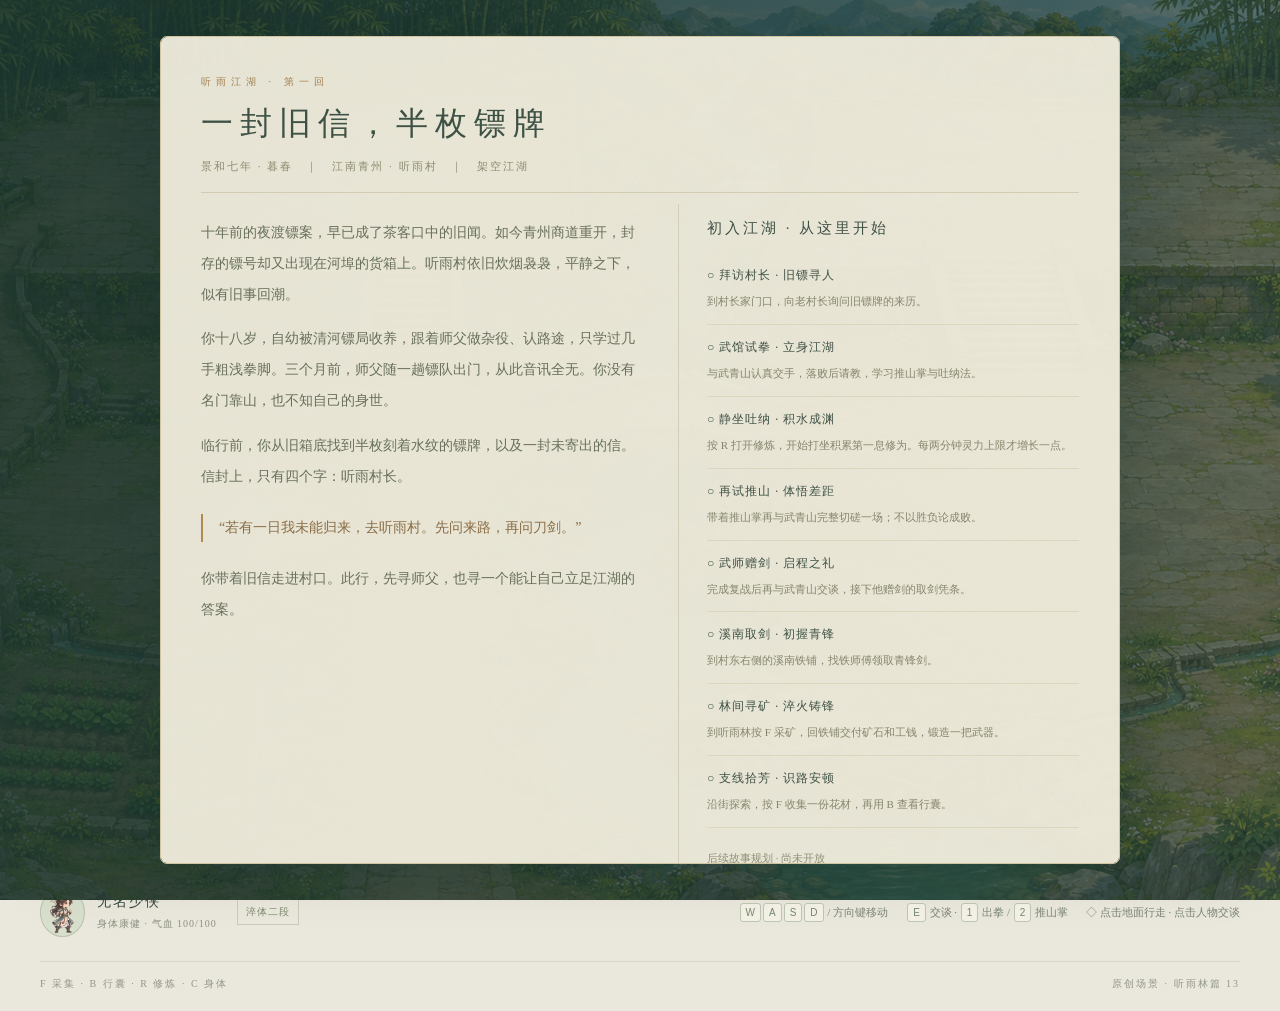
<file: index.html>
<!doctype html>
<html lang="zh-CN">
<head>
  <meta charset="UTF-8">
  <meta name="viewport" content="width=device-width, initial-scale=1.0">
  <meta name="theme-color" content="#eae5d8">
  <title>听雨江湖 · 初入听雨村</title>
  <link rel="stylesheet" href="style.css?v=3a0aa2c23633">
  <link rel="stylesheet" href="battle.css?v=35f61060bdd1">
  <link rel="stylesheet" href="map-ui.css?v=7aeaa9b37c58">
  <link rel="stylesheet" href="inventory.css?v=2447b55187ff">
  <link rel="stylesheet" href="health.css?v=ee617abf4096">
  <link rel="stylesheet" href="smithy.css?v=929451462991">
  <link rel="stylesheet" href="cultivation.css?v=65242c907f69">
  <link rel="stylesheet" href="story.css?v=f303fef5de98">
</head>
<body>
  <main class="shell">
    <header class="masthead">
      <a class="brand" href="./" aria-label="听雨江湖首页"><span class="seal">听<br>雨</span><div><h1>听雨江湖</h1><p>A LITTLE WORLD OF WUXIA</p></div></a>
      <div class="chapter"><span>江湖手记 · 第一回</span><strong>一蓑烟雨，初入江湖。</strong></div>
      <div class="header-actions"><button id="story-toggle" class="story-toggle" type="button">江湖手记</button><button id="sound-toggle" class="quiet-button" type="button" aria-pressed="false">♫ <span>开启山水声</span></button></div>
    </header>
    <section class="game-frame" aria-label="听雨村探索场景">
      <canvas id="game" width="1280" height="800" tabindex="0" aria-label="用方向键或 WASD 移动，靠近人物后按 E 对话，也可点击地图移动和点击人物对话"></canvas>
      <div class="map-heading"><strong id="map-name">听雨村</strong><span>·</span><small id="area-name">南埠村口</small></div>
      <button class="quest" id="quest" type="button" title="自动前往村长家拜访老村长"><span id="quest-check">○</span><span id="quest-text">拜访老村长</span><span aria-hidden="true">↗</span></button>
      <button id="interaction" class="interaction" type="button" hidden><kbd>E</kbd> 与老村长交谈</button>
      <div id="loading" class="loading">正在铺开江湖画卷…</div>
      <button id="gather-prompt" class="gather-prompt" type="button" hidden><kbd>F</kbd><span id="gather-label">收集</span></button>
      <div class="map-bottom"><div class="map-buttons"><button id="bag-toggle" class="bag-button" type="button">行囊 <span id="bag-count">0</span> · B</button><button id="cultivation-toggle" class="map-action" type="button">修为 · R</button><button id="find-trainer" class="map-action" type="button">⚔ 寻访武师</button><button id="outskirts-toggle" class="map-action" type="button">南行 · 听雨林</button><button id="find-doctor" class="map-action" type="button" hidden>寻访顾大夫</button><button id="health-toggle" class="map-action" type="button">身体 · C</button><button id="reset" class="map-action" type="button">↺ 回到村口</button></div></div>
      <div id="dialogue" class="dialogue" hidden role="dialog" aria-modal="true" aria-labelledby="speaker-name">
        <div class="portrait-wrap"><img src="assets/q/village-chief.png" alt="老村长，银发白须，拄着木杖，神情亲切"><div class="npc-information"><span id="npc-identity">老村长 · 村长</span><span id="npc-realm">淬体二段</span></div></div>
        <div class="dialogue-content"><div class="speaker-row"><h3 id="speaker-name">老村长</h3><button id="close-dialogue" aria-label="关闭对话" type="button">×</button></div><p id="dialogue-text"></p><div id="choices" class="choices"></div><button id="dialogue-next" type="button">继续 <span>↵</span></button></div>
      </div>
      <section id="battle" class="battle" hidden aria-label="演武场回合制切磋">
        <header class="battle-heading"><div><small id="battle-location">听雨武馆 · 演武院</small><h2>以武会友</h2></div><div class="round-badge">第 <strong id="battle-round">一</strong> 回合<span id="battle-phase">你的回合</span></div><button id="battle-yield" type="button">认输离场 ↗</button></header>
        <div class="combatants">
          <div class="fighter-card hero-card"><div class="fighter-title"><span>你</span><strong id="battle-hero-name">无名少侠</strong><small id="hero-realm">淬体二段</small></div><div class="stat"><span>气血</span><div id="hero-hp-meter" class="meter hp" role="progressbar" aria-label="少侠气血" aria-valuemin="0" aria-valuemax="100"><i id="hero-hp-bar"></i></div><b id="hero-hp">100 / 100</b></div><div class="stat"><span>灵力</span><div id="hero-mp-meter" class="meter mp" role="progressbar" aria-label="少侠灵力" aria-valuemin="0" aria-valuemax="20"><i id="hero-mp-bar"></i></div><b id="hero-mp">20 / 20</b></div></div>
          <span class="versus">切 磋</span>
          <div class="fighter-card enemy-card"><div class="fighter-title"><span>友</span><strong>武青山</strong><small id="enemy-realm">通脉五段</small></div><div class="stat"><span>气血</span><div id="enemy-hp-meter" class="meter hp" role="progressbar" aria-label="武青山气血" aria-valuemin="0" aria-valuemax="360"><i id="enemy-hp-bar"></i></div><b id="enemy-hp">360 / 360</b></div><div class="stat"><span>灵力</span><div id="enemy-mp-meter" class="meter mp" role="progressbar" aria-label="武青山灵力" aria-valuemin="0" aria-valuemax="150"><i id="enemy-mp-bar"></i></div><b id="enemy-mp">150 / 150</b></div></div>
        </div>
        <div class="battle-stage" id="battle-stage">
          <canvas id="battle-canvas" aria-label="双方出招、受击和灵力特效的动态战斗画面"></canvas>
          <div id="battle-callout" class="battle-callout">拳脚见真章，点到即止。</div>
          <div class="skill-title" aria-hidden="true"><small>听雨武学</small><strong>推山掌</strong><span>掌风如岳 · 劲贯山河</span></div><span class="stage-caption" id="stage-caption">武馆切磋 · 点到即止</span>
        </div>
        <div class="battle-dock"><div class="battle-toolbar"><span class="q-mode-tag">国风Q版 · 以武会友</span><a href="effects.html" target="_blank" rel="noopener">招式观赏 ↗</a><a href="characters.html" target="_blank" rel="noopener">人物图鉴 ↗</a></div><div class="battle-log"><small>战况 · <span id="turn-hint">请选择行动</span></small><ol id="combat-log" aria-live="polite" aria-relevant="additions"></ol></div><div class="battle-actions"><button id="attack-button" class="attack-button" type="button"><span id="attack-icon" class="action-icon">拳</span><span><strong id="attack-label">普通攻击</strong><small id="attack-hint">徒手出拳 · 不耗灵力</small></span><kbd>1</kbd></button><button id="skill-button" class="skill-button" type="button" disabled title="尚未习得技能，先与武师交手后请教。"><span class="action-icon">术</span><span><strong id="skill-name">技能攻击</strong><small id="skill-hint">尚未习得 · 暂不可用</small></span><span id="skill-key" class="locked-mark">锁</span></button></div><p id="battle-tip" class="battle-tip">双方每整回合结束恢复灵力，推山掌消耗 8 灵力。</p></div>
        <div id="battle-result" class="battle-result" hidden role="dialog" aria-modal="true" aria-labelledby="result-title"><div class="result-paper"><small>点到即止 · 以武会友</small><h3 id="result-title">切磋获胜</h3><p id="result-message"></p><div class="result-actions"><button id="battle-again" type="button">再切磋一次</button><button id="battle-return" type="button">返回听雨村 ↗</button></div></div></div>
      </section>
    </section>
    <footer class="below-map"><div class="character-chip"><img src="assets/q/hero-idle.png" alt="Q版无名少侠"><div><strong id="map-hero-name">无名少侠</strong><span id="hero-condition-short">身体康健</span></div><span id="map-hero-realm" class="level">淬体二段</span></div><div class="controls"><span><kbd>W</kbd><kbd>A</kbd><kbd>S</kbd><kbd>D</kbd> / 方向键移动</span><span><kbd>E</kbd> 交谈 · <kbd>1</kbd> 出拳 / <kbd>2</kbd> 推山掌</span><span class="mouse-hint">◇ 点击地面行走 · 点击人物交谈</span></div></footer>
    <div class="page-note"><span>F 采集 · B 行囊 · R 修炼 · C 身体</span><span>原创场景 · 听雨林篇 13</span></div>
    <div id="announcement" role="status" aria-live="polite"></div>
  </main>
  <section id="story-opening" class="story-overlay" role="dialog" aria-modal="true" aria-labelledby="story-title"><div class="story-paper"><span class="story-kicker">听雨江湖 · 第一回</span><h2 id="story-title">一封旧信，半枚镖牌</h2><p class="story-time">景和七年 · 暮春　｜　江南青州 · 听雨村　｜　架空江湖</p><div class="story-columns"><div class="story-copy"><p>十年前的夜渡镖案，早已成了茶客口中的旧闻。如今青州商道重开，封存的镖号却又出现在河埠的货箱上。听雨村依旧炊烟袅袅，平静之下，似有旧事回潮。</p><p>你十八岁，自幼被清河镖局收养，跟着师父做杂役、认路途，只学过几手粗浅拳脚。三个月前，师父随一趟镖队出门，从此音讯全无。你没有名门靠山，也不知自己的身世。</p><p>临行前，你从旧箱底找到半枚刻着水纹的镖牌，以及一封未寄出的信。信封上，只有四个字：听雨村长。</p><blockquote>“若有一日我未能归来，去听雨村。先问来路，再问刀剑。”</blockquote><p>你带着旧信走进村口。此行，先寻师父，也寻一个能让自己立足江湖的答案。</p></div><div class="story-plan"><h3>初入江湖 · 从这里开始</h3><ol id="story-goals"></ol><p class="story-future">后续故事规划 · 尚未开放<br>到杏花酒肆追访夜渡旧闻 → 请铁匠辨认镖牌水纹 → 沿商道寻找失踪镖队。选择如何待人、是否守诺，也将成为江湖成长的一部分。</p></div></div><button id="story-enter" class="story-enter" type="button" disabled>踏入听雨村 ↗</button></div></section>
  <div id="inventory" class="bag-overlay" hidden role="dialog" aria-modal="true" aria-labelledby="bag-title"><section class="bag-paper"><header class="bag-header"><div><small>江南拾芳 · 随身收藏</small><h2 id="bag-title">少侠行囊</h2></div><button type="button" class="bag-close" id="bag-close" aria-label="关闭背包">×</button></header><div class="bag-wallet"><span>金币 <strong id="bag-gold">50</strong></span><small id="bag-equipped">当前装备 · 徒手</small></div><nav class="bag-tabs" aria-label="行囊分页"><button id="bag-items-tab" type="button" aria-pressed="true">物品材料</button><button id="bag-books-tab" type="button" aria-pressed="false">功法典籍</button></nav><p id="bag-summary" class="bag-summary"></p><div id="bag-items" class="bag-content"><div id="bag-grid" class="bag-grid" aria-label="背包物品"></div><div class="bag-detail"><div id="bag-detail"></div><div id="discard-menu" class="discard-menu" hidden><p id="discard-name"></p><small>每次丢弃 1 件，丢弃后无法恢复。</small><button id="discard-confirm" type="button">F 确认丢弃</button><button id="discard-cancel" type="button">取消</button></div><p id="bag-feedback" role="status" aria-live="polite"></p></div></div><section id="bag-books" class="bag-books" hidden><p id="manual-empty" class="manual-empty">书架尚空。向武青山学习后，传授的内功与掌谱会收录于此。</p><div id="manual-grid" class="manual-grid"></div><article id="book-reader" class="book-reader" hidden><button id="book-back" type="button">← 返回书架</button><header><small id="book-source"></small><h3 id="book-title"></h3><span>完整功法原文 · 原创江湖典籍</span></header><div id="book-text" class="book-text"></div><section class="book-explanation"><h4>修习与施展说明</h4><p id="book-explanation"></p><button id="book-use" type="button">设为当前修炼功法</button></section></article></section><p id="bag-item-hint" class="bag-hint">靠近花草后按 F 收集 · 右键物品后按 F 丢弃 1 件 · Esc 取消 / B 关闭<br><span id="bag-save"></span></p></section></div>
  <section id="cultivation" class="cultivation-overlay" hidden role="dialog" aria-modal="true" aria-labelledby="cultivation-title"><div class="cultivation-paper">
    <header><div><small>听雨江湖 · 功法修炼</small><h2 id="cultivation-title">静坐修心</h2></div><button id="cultivation-close" type="button" aria-label="关闭修炼">×</button></header>
    <div class="cultivation-layout"><div class="meditation-scene"><span class="meditation-inscription">守一息清宁 · 养方寸天地</span><div class="meditation-ground"></div><div class="qi-orbit orbit-one"></div><div class="qi-orbit orbit-two"></div><div class="qi-particles" aria-hidden="true"><i style="--i:0"></i><i style="--i:1"></i><i style="--i:2"></i><i style="--i:3"></i><i style="--i:4"></i><i style="--i:5"></i><i style="--i:6"></i><i style="--i:7"></i></div><img id="meditation-hero" src="assets/q/hero-meditation.png" alt="青衣少侠闭目盘腿，两手置于膝上，静坐修炼"><p id="meditation-status" role="status">心息归宁</p></div>
    <div class="cultivation-details"><p class="cultivation-attributes"><strong id="cultivation-realm">淬体二段</strong><br><span id="cultivation-stats"></span></p>
    <label class="method-label" for="cultivation-method">当前修炼功法</label><select id="cultivation-method" aria-label="当前修炼功法"></select><p id="cultivation-method-note"></p>
    <div class="cultivation-progress-row"><span>本境灵力</span><span id="cultivation-progress"></span></div><div class="meter"><i id="cultivation-bar"></i></div>
    <p id="cultivation-next"></p><div class="meter practice-meter"><i id="practice-bar"></i></div>
    <section id="breakthrough-card" class="breakthrough-card"><small>境界突破</small><strong id="breakthrough-name"></strong><p id="breakthrough-status"></p><p id="breakthrough-description"></p><button id="breakthrough-button" type="button" disabled>突破任务待开放</button></section>
    <section id="title-section" class="title-section" hidden><label for="master-title">你的江湖封号</label><div><input id="master-title" maxlength="12" placeholder="如：听雨"><button id="title-save" type="button">定下封号</button></div><p id="title-feedback" role="status"></p></section>
    <p id="cultivation-skill"></p><button id="meditate-toggle" type="button">开始打坐</button><p id="cultivation-save"></p></div></div>
    <p class="cultivation-rule">六境各分十段 · 灵力达到大境界上限时须先完成突破任务。关闭或切到后台即收功，不计算离线修炼。已学功法与招式可在行囊的“功法典籍”中阅读全文。</p>
  </div></section>
  <section id="smithy" class="smithy-overlay" hidden role="dialog" aria-modal="true" aria-labelledby="smithy-title"><div class="smithy-paper"><header class="smithy-header"><div><small>听雨村 · 溪南铁铺</small><h2 id="smithy-title">炉火初红，一剑启程</h2></div><div class="smithy-wallet">金币 <strong id="smithy-gold">50</strong></div><button id="smithy-close" type="button" aria-label="离开铁铺">×</button></header>
    <div class="smithy-welcome"><div class="smithy-portrait"><img src="assets/q/blacksmith.png" alt="铁师傅，束布巾、着皮围裙，手持铁锤的国风Q版铁匠"><strong>铁师傅 · 铁匠</strong><span id="smithy-realm">淬体六段</span></div><div><p id="smithy-greeting"></p><button id="smithy-claim" type="button">凭条领取青锋剑 · 免费</button><p id="smithy-materials"></p><button id="smithy-mine" type="button">南行听雨林采矿 ↗</button></div><div class="smithy-furnace" aria-hidden="true">火</div></div>
    <div id="forge-order" class="forge-order" hidden><p id="forge-order-text"></p><button id="forge-confirm" type="button">确认交付</button><button id="forge-cancel" type="button">取消</button></div><p id="smithy-feedback" class="smithy-feedback" role="status" aria-live="polite"></p>
    <section><h3>现货兵器 <small>金币购买 · 获得后在行囊装备</small></h3><div id="smithy-goods" class="smithy-goods"></div></section><section><h3>矿石锻造 <small>交付矿石与工钱 · 每次打造一把</small></h3><div id="smithy-recipes" class="smithy-recipes"></div></section><section class="smithy-sell"><h3>余矿回收 <small>出售多余矿石，换取盘缠</small></h3><div id="smithy-sell"></div></section></div></section>
  <section id="doctor" class="care-overlay" hidden role="dialog" aria-modal="true" aria-labelledby="doctor-title"><div class="care-paper"><header><div><small>听雨林 · 青竹深处</small><h2 id="doctor-title">杏竹医馆</h2></div><span class="care-gold">金币 <strong id="doctor-gold"></strong></span><button id="doctor-close" type="button" aria-label="离开医馆">×</button></header><div class="doctor-welcome"><div><img src="assets/q/doctor.png" alt="顾大夫，青衣布帽、手持药囊与竹简的医生"><strong>顾大夫 · 医生</strong><span id="doctor-realm"></span></div><div><p>气血可在战后调息恢复，中毒、骨折或腹痛需对症诊治。先看伤病，再议用药。</p><p id="doctor-condition"></p><button id="doctor-treat" type="button">治疗并调养</button></div></div><p id="doctor-feedback" class="care-feedback" role="status" aria-live="polite"></p><h3>常备药品 <small>按症用药 · 买入后在行囊使用</small></h3><div id="doctor-goods" class="doctor-goods"></div><h3>收购药草</h3><div id="doctor-herbs" class="doctor-herbs"></div></div></section>
  <section id="health" class="care-overlay" hidden role="dialog" aria-modal="true" aria-labelledby="health-title">
    <div class="care-paper health-paper"><header><div><small>少侠档案 · 身体状况</small><h2 id="health-title">观身知己</h2></div><button id="health-close" type="button" aria-label="关闭身体状况">×</button></header>
      <div class="health-summary"><div><h3 id="health-name"></h3><p id="health-realm"></p></div><strong id="health-status"></strong></div>
      <div class="body-examination"><div class="body-chart"><span class="body-caption">身体部位 · 正面</span><canvas id="body-diagram" width="270" height="440" role="img" aria-label="身体部位示意图"></canvas><p><i></i>红色部位表示持续性伤病</p></div><div class="symptom-panel"><h3>当前症状 <small id="symptom-count"></small></h3><div id="health-symptoms" class="health-symptoms"></div><p id="health-description"></p></div></div>
      <div class="health-vitals"><div class="health-stat"><span>气血</span><b id="health-hp"></b><div class="meter hp"><i id="health-hp-bar"></i></div></div><div class="health-stat"><span>灵力</span><b id="health-mp"></b><div class="meter mp"><i id="health-mp-bar"></i></div></div></div><p id="health-info"></p>
      <label for="hero-name-input">名字 <small>1—10 字</small></label><div class="hero-name-editor"><input id="hero-name-input" maxlength="10" autocomplete="off"><button id="hero-name-save" type="button">保存名字</button></div><p id="health-feedback" class="care-feedback" role="status" aria-live="polite"></p>
    </div>
  </section>
  <script src="manuals.js?v=c6a54bf7ae6a"></script>
  <script src="forge.js?v=a3310ad9b8e9"></script>
  <script src="smithy.js?v=b089a1d1e9bb"></script>
  <script src="martial.js?v=89e9388e4f31"></script>
  <script src="cultivation.js?v=1d406b2e1b43"></script>
  <script src="combat-rules.js?v=07da2da6cfec"></script>
  
  <script src="battle-moves.js?v=f0684ef89407"></script>
  <script src="sprite-data.js?v=fbec480159ad"></script>
  <script src="sprites.js?v=fce576843c1c"></script>
  <script src="weapon-art.js?v=522aec77b25c"></script>
  <script src="weapon-sprites.js?v=679f98658df9"></script>
  <script src="hero-run.js?v=68e877566130"></script>
  <script src="battle-fx.js?v=576c2b19f755"></script>
  <script src="battle-scenes.js?v=ff601210da5a"></script>
  <script src="battle.js?v=4935facb1174"></script>
  <script src="village-map.js?v=96ec6fc556aa"></script>
  <script src="navigation.js?v=652f51b593dc"></script>
  <script src="forest-map.js?v=f754035d1617"></script>
  <script src="forest-resources.js?v=ac426d5c708b"></script>
  <script src="health.js?v=93075035de91"></script>
  <script src="gathering.js?v=d74dd4d7166d"></script>
  <script src="inventory.js?v=693659c439c8"></script>
  <script src="story.js?v=06ce43c95999"></script>
  <script src="story-view.js?v=bc3894be0da5"></script>
  <script src="game.js?v=fd81f8fa9e7f"></script>
</body>
</html>
</file>
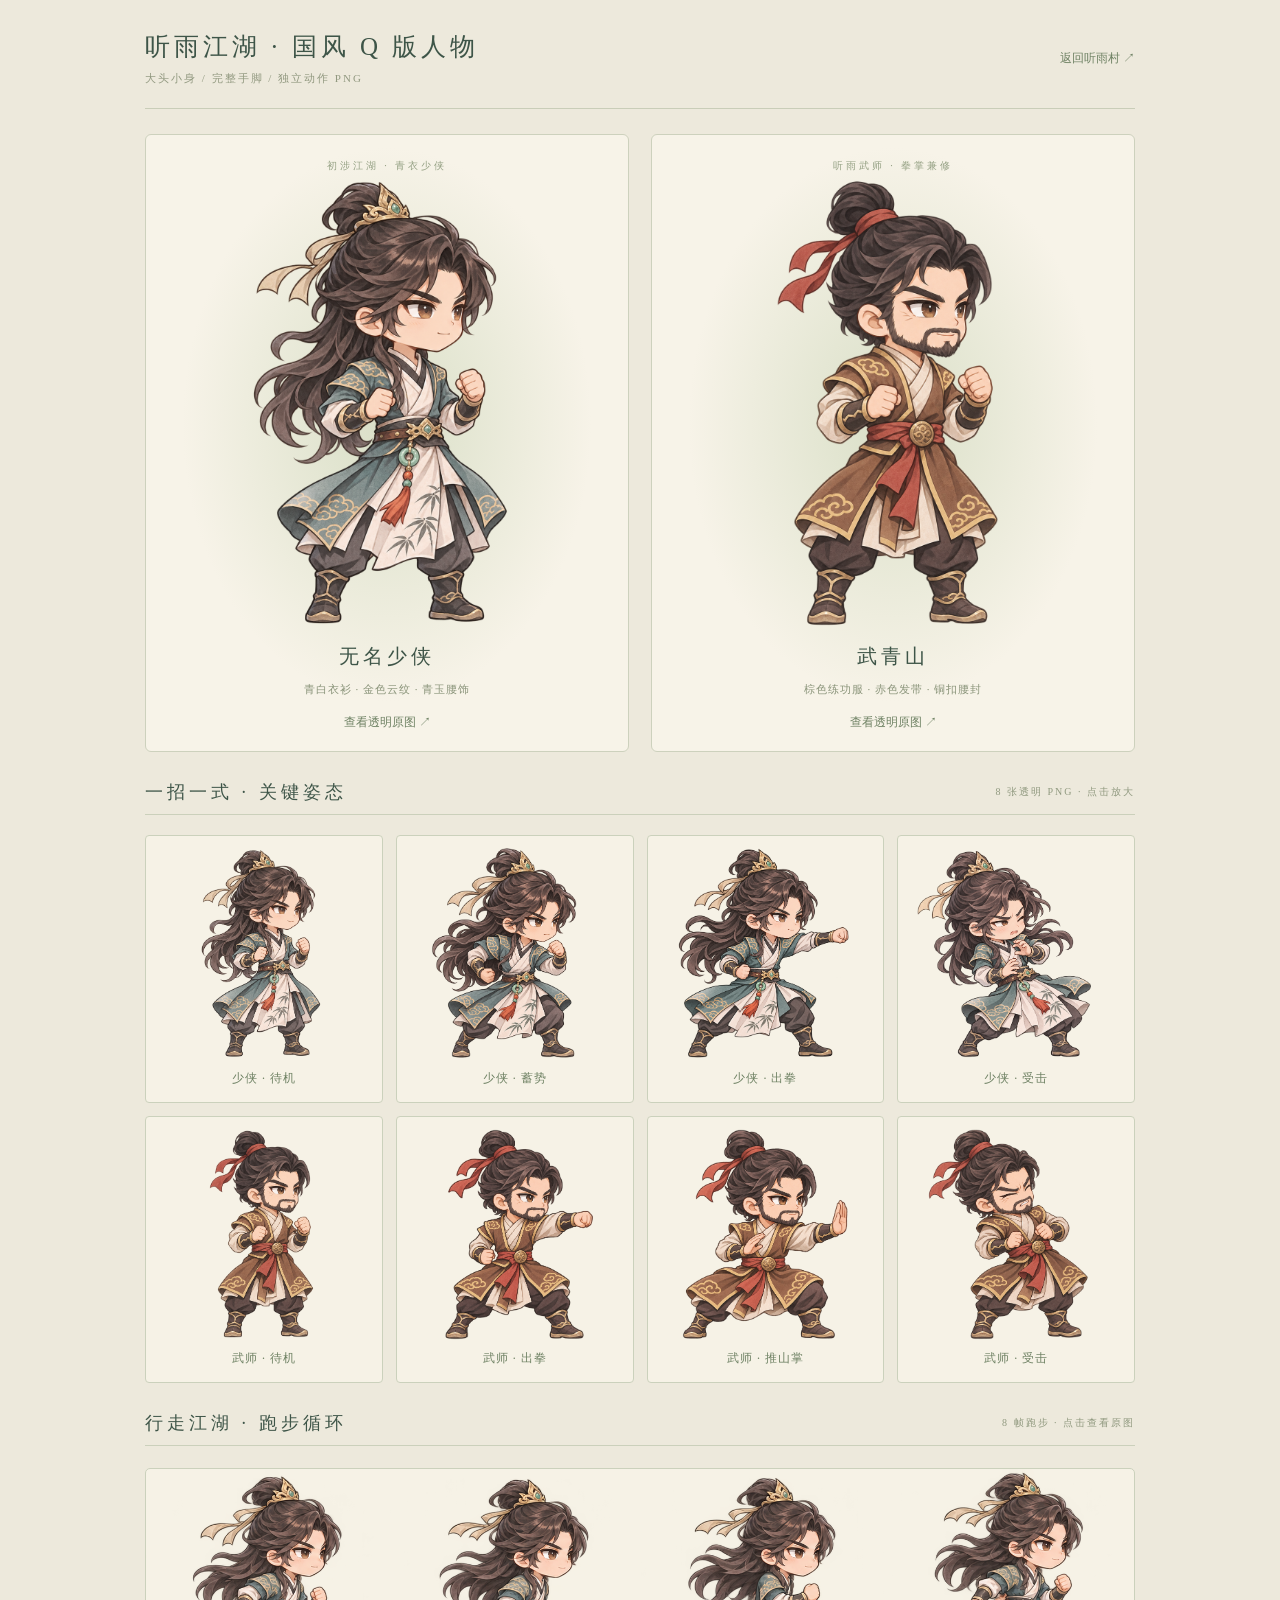
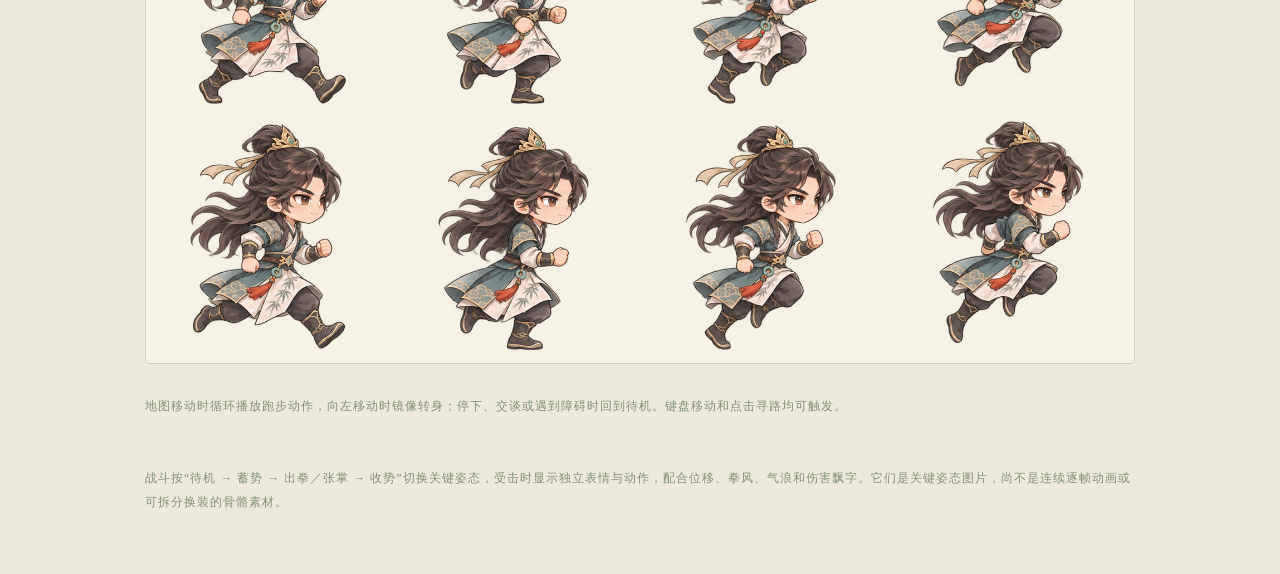
<file: characters.html>
<!doctype html>
<html lang="zh-CN"><head><meta charset="UTF-8"><meta name="viewport" content="width=device-width,initial-scale=1"><title>听雨江湖 · 国风 Q 版人物</title><style>
*{box-sizing:border-box}body{margin:0;background:#ede9dc;color:#3e5548;font-family:'Songti SC',serif}main{max-width:1050px;padding:30px;margin:auto}header{display:flex;justify-content:space-between;align-items:center;gap:15px;border-bottom:1px solid #c9cdb8;padding-bottom:22px}h1{font-size:25px;font-weight:500;letter-spacing:4px;margin:0 0 8px}header p{color:#929980;font-size:11px;letter-spacing:2px;margin:0}a{color:#6f8264;font-size:12px;text-decoration:none}.portraits{display:grid;grid-template-columns:1fr 1fr;gap:22px;margin-top:25px}article{background:radial-gradient(ellipse at 50% 47%,#d9dfc7,transparent 60%),#f7f3e8;border:1px solid #cdd1bd;border-radius:6px;text-align:center;overflow:hidden;padding:20px 10px}article>small{font-size:10px;letter-spacing:3px;color:#94a083}img{display:block;width:100%;height:auto;max-height:640px;object-fit:contain;margin:0 auto}h2{font-size:20px;letter-spacing:4px;font-weight:500;margin:8px 0 10px}article p{font-size:11px;letter-spacing:1px;color:#8a947a;line-height:1.8;margin:0 0 12px}.note{font-size:12px;color:#829072;line-height:2;letter-spacing:1px;padding:18px 0}.note a{text-decoration:underline}@media(max-width:600px){main{padding:20px 12px}.portraits{gap:10px}article{padding:16px 0}h1{font-size:19px}h2{font-size:16px}header p{font-size:9px;letter-spacing:1px}article p{font-size:9px;padding:0 6px}article>small{font-size:9px;letter-spacing:1px}header>a{font-size:10px;white-space:nowrap}.note{font-size:10px}}
.section-title{display:flex;justify-content:space-between;align-items:center;margin-top:28px;border-bottom:1px solid #cbd0bb;padding-bottom:10px}.section-title h2{font-size:18px;margin:0}.section-title span{font-size:10px;color:#90997f;letter-spacing:2px}.pose-grid{display:grid;grid-template-columns:repeat(4,1fr);gap:13px;margin-top:20px}.pose{padding:10px;background:#f6f2e6;border:1px solid #cbd1bc;border-radius:4px;text-align:center}.pose img{display:block;width:100%;aspect-ratio:1;object-fit:contain}.pose span{display:block;padding:8px 0 5px;font-size:12px;letter-spacing:1px}.pose:hover{background:#e6ebd9}article img{aspect-ratio:1;max-height:510px}a:focus-visible{outline:2px solid #83996f;outline-offset:3px}@media(max-width:600px){.pose-grid{grid-template-columns:repeat(2,1fr);gap:10px}.section-title h2{font-size:15px}.section-title span{font-size:8px;letter-spacing:0}.pose span{font-size:10px}}
.run-sheet{display:block;width:100%;height:auto;max-height:none;margin:22px 0 0;border:1px solid #cbd1bc;border-radius:5px;background:#f6f2e6}
</style></head><body><main><header><div><h1>听雨江湖 · 国风 Q 版人物</h1><p>大头小身 / 完整手脚 / 独立动作 PNG</p></div><a href="index.html">返回听雨村 ↗</a></header><div class="portraits"><article><small>初涉江湖 · 青衣少侠</small><img src="assets/q/hero-idle.png" alt="Q版无名少侠完整立绘，双拳和双脚完整可见"><h2>无名少侠</h2><p>青白衣衫 · 金色云纹 · 青玉腰饰</p><a href="assets/q/hero-idle.png" target="_blank" rel="noopener">查看透明原图 ↗</a></article><article><small>听雨武师 · 拳掌兼修</small><img src="assets/q/trainer-idle.png" alt="Q版武师武青山完整立绘，棕衣短须双拳防守"><h2>武青山</h2><p>棕色练功服 · 赤色发带 · 铜扣腰封</p><a href="assets/q/trainer-idle.png" target="_blank" rel="noopener">查看透明原图 ↗</a></article></div><div class="section-title"><h2>一招一式 · 关键姿态</h2><span>8 张透明 PNG · 点击放大</span></div><div class="pose-grid"><a class="pose" href="assets/q/hero-idle.png" target="_blank" rel="noopener"><img src="assets/q/hero-idle.png" alt="少侠 · 待机完整动作图"><span>少侠 · 待机</span></a>
<a class="pose" href="assets/q/hero-windup.png" target="_blank" rel="noopener"><img src="assets/q/hero-windup.png" alt="少侠 · 蓄势完整动作图"><span>少侠 · 蓄势</span></a>
<a class="pose" href="assets/q/hero-attack.png" target="_blank" rel="noopener"><img src="assets/q/hero-attack.png" alt="少侠 · 出拳完整动作图"><span>少侠 · 出拳</span></a>
<a class="pose" href="assets/q/hero-hit.png" target="_blank" rel="noopener"><img src="assets/q/hero-hit.png" alt="少侠 · 受击完整动作图"><span>少侠 · 受击</span></a>
<a class="pose" href="assets/q/trainer-idle.png" target="_blank" rel="noopener"><img src="assets/q/trainer-idle.png" alt="武师 · 待机完整动作图"><span>武师 · 待机</span></a>
<a class="pose" href="assets/q/trainer-punch.png" target="_blank" rel="noopener"><img src="assets/q/trainer-punch.png" alt="武师 · 出拳完整动作图"><span>武师 · 出拳</span></a>
<a class="pose" href="assets/q/trainer-palm.png" target="_blank" rel="noopener"><img src="assets/q/trainer-palm.png" alt="武师 · 推山掌完整动作图"><span>武师 · 推山掌</span></a>
<a class="pose" href="assets/q/trainer-hit.png" target="_blank" rel="noopener"><img src="assets/q/trainer-hit.png" alt="武师 · 受击完整动作图"><span>武师 · 受击</span></a></div><div class="section-title"><h2>行走江湖 · 跑步循环</h2><span>8 帧跑步 · 点击查看原图</span></div><a href="assets/q/hero-run-sheet.png" target="_blank" rel="noopener"><img class="run-sheet" src="assets/q/hero-run-sheet.png" alt="无名少侠的八帧跑步动作，双腿交替迈步、手臂摆动，衣摆与长发向后飘动"></a><p class="note">地图移动时循环播放跑步动作，向左移动时镜像转身；停下、交谈或遇到障碍时回到待机。键盘移动和点击寻路均可触发。</p><p class="note">战斗按“待机 → 蓄势 → 出拳／张掌 → 收势”切换关键姿态，受击时显示独立表情与动作，配合位移、拳风、气浪和伤害飘字。它们是关键姿态图片，尚不是连续逐帧动画或可拆分换装的骨骼素材。</p></main></body></html>
</file>
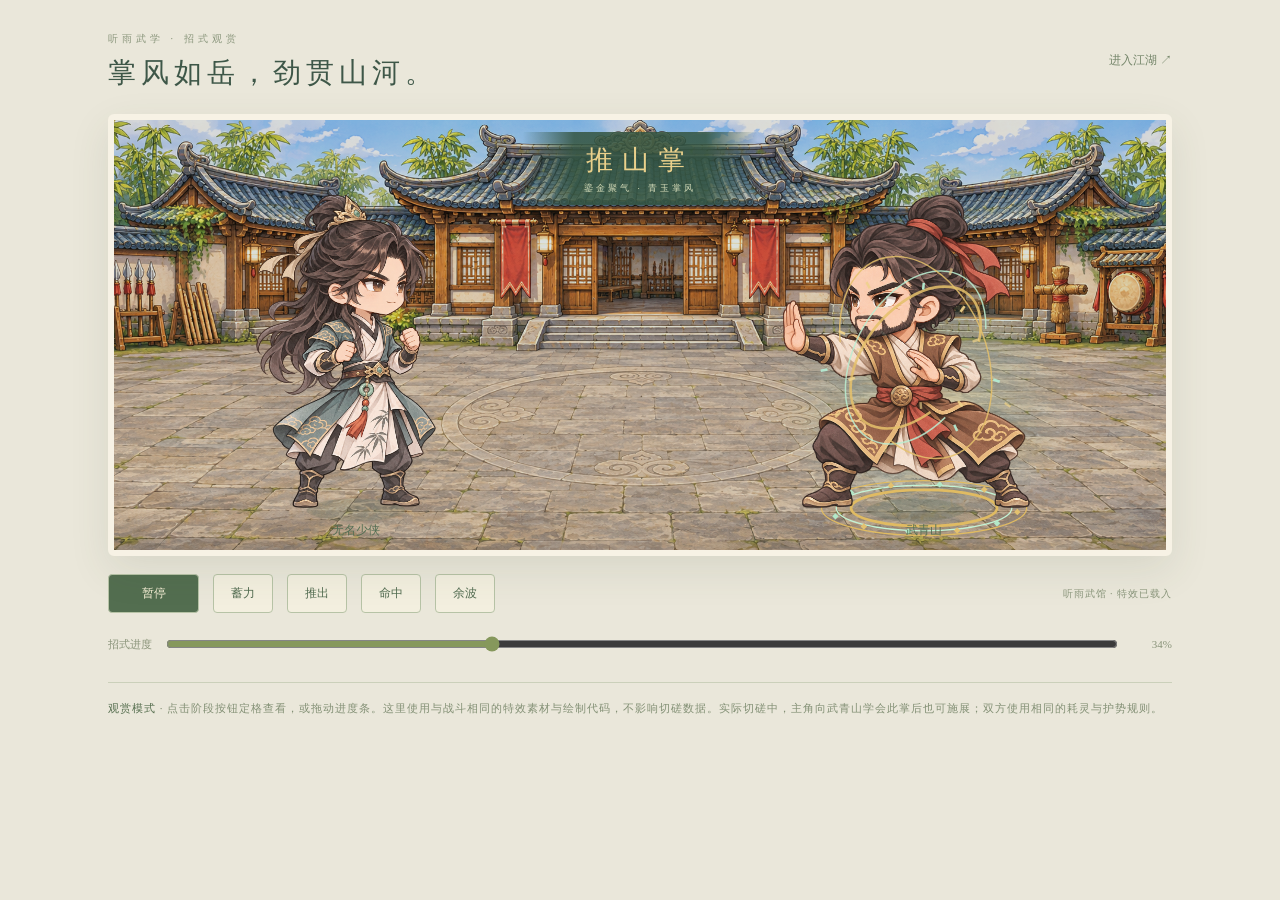
<file: effects.html>
<!doctype html>
<html lang="zh-CN"><head><meta charset="UTF-8"><meta name="viewport" content="width=device-width,initial-scale=1"><title>听雨江湖 · 推山掌招式观赏</title><style>
*{box-sizing:border-box}body{margin:0;background:#eae7da;color:#3e5748;font-family:'Songti SC',serif}main{max-width:1120px;margin:auto;padding:28px}header{display:flex;justify-content:space-between;align-items:center;gap:20px;padding-bottom:22px}header small{font-size:10px;letter-spacing:4px;color:#8b977d}h1{font-size:28px;letter-spacing:5px;font-weight:500;margin:8px 0 0}a{color:#75866a;text-decoration:none;font-size:12px}.frame{border:6px solid #f7f2e5;border-radius:6px;box-shadow:0 14px 40px #4451391c;background:#d0d6bb;overflow:hidden;position:relative}canvas{display:block;width:100%;height:430px;min-height:340px}.ribbon{position:absolute;left:50%;top:12px;transform:translateX(-50%);background:linear-gradient(90deg,transparent,#345542dd 22%,#345542dd 78%,transparent);min-width:235px;text-align:center;color:#ead08b;padding:10px 25px;pointer-events:none}.ribbon strong{font-size:27px;letter-spacing:9px;font-weight:500}.ribbon span{display:block;font-size:9px;letter-spacing:3px;color:#d2d9b7;margin-top:4px}.controls{display:flex;align-items:center;gap:14px;padding:18px 0 13px;flex-wrap:wrap}button{font:12px 'Songti SC',serif;color:#526c51;background:#f3efdf;border:1px solid #b7c3a6;border-radius:4px;padding:10px 17px;cursor:pointer}button:hover{background:#e1e8ce}button:focus-visible,a:focus-visible,input:focus-visible{outline:2px solid #b39147;outline-offset:4px}button:disabled{opacity:.5;cursor:wait}#play-toggle{background:#536e50;color:#f7f0d6;min-width:91px}button[aria-pressed=true]{border-color:#a78943;background:#e6dbb8}.timeline{display:flex;gap:12px;align-items:center;font-size:11px;color:#8a947a;padding:8px 0 17px}input{flex:1;min-width:80px;accent-color:#86985c}output{width:40px;text-align:right}.note{padding-top:15px;border-top:1px solid #cbd0ba;font-size:11px;line-height:1.9;letter-spacing:1px;color:#839075}.note strong{font-weight:500;color:#546d4d}#status{font-size:10px;color:#8d987e;letter-spacing:1px;margin-left:auto}@media(max-width:650px){main{padding:18px 10px}header{gap:10px}h1{font-size:23px;letter-spacing:3px}header a{font-size:10px}canvas{height:390px}.frame{border-width:4px}.controls{gap:7px}button{padding:9px 12px;font-size:11px}#status{width:100%;margin:5px 0 0}.note{font-size:10px}.ribbon strong{font-size:24px}.ribbon{min-width:210px;padding:7px 20px}}
</style></head><body><main><header><div><small>听雨武学 · 招式观赏</small><h1>掌风如岳，劲贯山河。</h1></div><a href="index.html">进入江湖 ↗</a></header><section class="frame" aria-label="推山掌技能特效预览"><canvas id="fx-canvas" aria-label="聚气、掌风、命中碎光和受击震波"></canvas><div class="ribbon"><strong>推山掌</strong><span>鎏金聚气 · 青玉掌风</span></div></section><div class="controls"><button id="play-toggle" disabled type="button">暂停</button><button class="phase" data-p="24" disabled type="button">蓄力</button><button class="phase" data-p="54" disabled type="button">推出</button><button class="phase" data-p="69" disabled type="button">命中</button><button class="phase" data-p="86" disabled type="button">余波</button><span id="status" role="status">正在载入特效…</span></div><label class="timeline">招式进度<input id="progress" type="range" min="0" max="100" value="0" aria-label="招式播放进度"><output id="progress-value">0%</output></label><p class="note"><strong>观赏模式</strong> · 点击阶段按钮定格查看，或拖动进度条。这里使用与战斗相同的特效素材与绘制代码，不影响切磋数据。实际切磋中，主角向武青山学会此掌后也可施展；双方使用相同的耗灵与护势规则。</p></main><script src="sprite-data.js?v=fbec480159ad"></script><script src="sprites.js?v=fce576843c1c"></script><script src="battle-moves.js?v=f0684ef89407"></script><script src="battle-fx.js?v=576c2b19f755"></script><script src="battle-scenes.js?v=ff601210da5a"></script><script src="effects-preview.js?v=8e55fe2dbfae"></script></body></html>
</file>
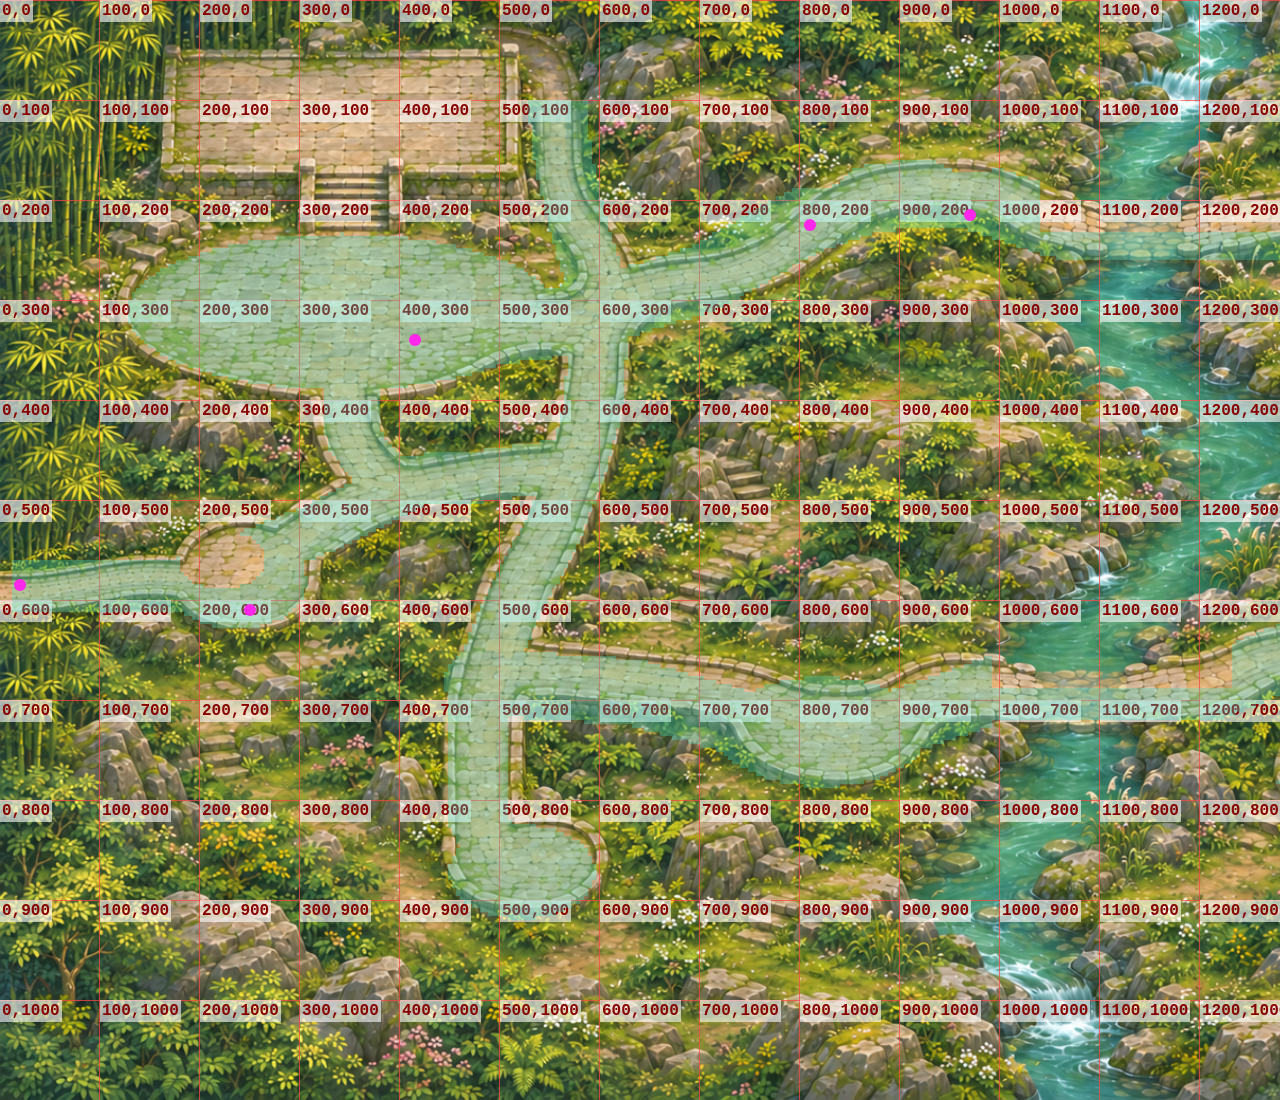
<file: docs/map-design/inspect.html>
<!doctype html><meta charset="utf-8"><title>听雨林 · 地形校对</title><style>body{margin:0;background:#eee}main{position:relative;width:1600px;height:1100px}img{position:absolute;width:1600px;height:1100px}.grid{position:absolute;inset:0;background:repeating-linear-gradient(0deg,transparent 0 99px,#f44b 99px 100px),repeating-linear-gradient(90deg,transparent 0 99px,#f44b 99px 100px)}span{position:absolute;background:#fff9;color:#800;font:bold 16px monospace;padding:2px}</style><main><img src="../../assets/maps/forest-v4.png"><div class="grid"></div><script>for(let y=0;y<1100;y+=100)for(let x=0;x<1600;x+=100){let s=document.createElement('span');s.style.left=x+'px';s.style.top=y+'px';s.textContent=x+','+y;document.querySelector('main').append(s)}</script></main>
<style>canvas{position:absolute;inset:0;pointer-events:none}</style><script src="../../navigation.js"></script><script src="../../forest-map.js"></script><script>const c=document.createElement('canvas');c.width=1600;c.height=1100;document.querySelector('main').append(c);const p=c.getContext('2d');p.fillStyle='#40dfc84c';for(let y=0;y<1100;y+=4)for(let x=0;x<1600;x+=4)if(ForestMap.walkable(x,y))p.fillRect(x,y,4,4);p.fillStyle='#ff26ec';for(const n of [...ForestMap.mines.map(n=>n.approach),ForestMap.doctor.talk,...ForestMap.exits]){p.beginPath();p.arc(n.x,n.y,6,0,7);p.fill();}</script>
</file>
<file: style.css>
:root{color-scheme:light;--ink:#35483f;--muted:#7b8273;--paper:#f2eee3;--line:#d4d6c8;--accent:#647c68}
*{box-sizing:border-box}body{margin:0;background:#eae7dc;color:var(--ink);font-family:"Songti SC","STSong","Noto Serif CJK SC",serif;background-image:radial-gradient(ellipse at 5% 0%,#f9f5e9 0,transparent 60%)}button,a,canvas{-webkit-tap-highlight-color:transparent}button{font:inherit;cursor:pointer}button:focus-visible,a:focus-visible{outline:2px solid #a96c43;outline-offset:4px}button{color:inherit}button:hover{filter:brightness(.92)}.shell{max-width:1360px;margin:auto;padding:30px 40px 20px}.masthead{display:flex;align-items:center;justify-content:space-between;margin-bottom:26px;gap:25px}.brand{display:flex;gap:14px;align-items:center;text-decoration:none;color:inherit}.seal{background:#a45139;color:#fff4d7;display:grid;place-content:center;width:39px;height:55px;font-size:19px;line-height:23px;border-radius:3px 2px 5px 2px;box-shadow:inset 0 0 0 3px #b56a4d,inset 0 0 0 4px #ddb08c;transform:rotate(-3deg)}h1{font-size:29px;letter-spacing:6px;font-weight:600;margin:0 0 5px}.brand p{margin:0;font:8px/1.5 sans-serif;letter-spacing:2.9px;color:#8b9181}.chapter{text-align:center;padding-right:60px}.chapter span{display:block;letter-spacing:4px;color:#899080;font-size:10px;margin-bottom:9px}.chapter strong{font-size:15px;letter-spacing:3px;font-weight:400}.quiet-button{border:1px solid #c7cebf;background:#f3f0e6a8;border-radius:30px;padding:10px 16px;display:flex;gap:9px;font-size:12px;white-space:nowrap}.quiet-button[aria-pressed=true]{background:#dce4d6}.game-frame{position:relative;border:7px solid #f6f3e9;border-radius:7px;box-shadow:0 18px 50px #46534218,0 0 0 1px #c9cdbd;overflow:hidden;background:#cad3b4;isolation:isolate}canvas{display:block;width:100%;height:auto;aspect-ratio:1.6;outline:none;touch-action:none;cursor:crosshair}.location{position:absolute;left:3.5%;top:5%;display:flex;gap:15px;pointer-events:none}.location-line{height:86px;width:2px;background:linear-gradient(#687e61,transparent)}.location small{font-size:11px;letter-spacing:4px;color:#6c8067}.location h2{font-size:36px;letter-spacing:8px;margin:9px 0 7px;font-weight:500}.location p{font-size:11px;letter-spacing:2px;color:#75876d;margin:0}.weather{position:absolute;right:3%;top:5%;display:flex;gap:10px;align-items:center;pointer-events:none}.sun{font:34px serif;color:#a48e55}.weather div{font-size:17px;letter-spacing:3px}.weather small{display:block;font-size:10px;letter-spacing:1px;margin-top:5px;color:#768168}.quest{position:absolute;top:22%;left:3.5%;display:flex;align-items:center;gap:10px;padding:12px 14px;background:#f8f5e3dc;border:1px solid #e8e8cd;box-shadow:0 5px 16px #50633b09;border-radius:3px;pointer-events:none}.quest-icon{font-size:21px;color:#9a8050;border-right:1px solid #c9cdb4;padding-right:12px}.quest small{font-size:10px;letter-spacing:3px;color:#8b9478}.quest p{font-size:12px;margin:5px 0 0}.quest #quest-check{margin-left:5px;color:#9b9f7c}.quest.done{background:#edf1dedf}.quest.done #quest-check{color:#54744e}.map-bottom{position:absolute;bottom:17px;left:24px;right:20px;display:flex;align-items:center;justify-content:space-between}.map-caption{font-size:10px;letter-spacing:3px;color:#536b4f;background:#f3f3dd9c;padding:7px 10px}.map-action{border:1px solid #b8c3a4;background:#f4f2e1dc;border-radius:4px;padding:8px 12px;font-size:11px}.interaction{position:absolute;left:50%;bottom:9%;transform:translateX(-50%);background:#314c3fe8;color:#f4f1d9;border:1px solid #94a187;border-radius:30px;padding:10px 18px;font-size:12px;pointer-events:none;white-space:nowrap;box-shadow:0 4px 15px #304c3c22}.interaction kbd{background:#eff1de;color:#435b42;margin-right:7px}.below-map{display:flex;justify-content:space-between;align-items:center;margin-top:21px;gap:16px}.character-chip{display:flex;align-items:center;gap:12px}.character-chip img{width:45px;height:49px;object-fit:contain;background:#d8dfcd;border-radius:50%;border:1px solid #b7c2ac}.character-chip strong{display:block;font-size:14px;letter-spacing:2px;font-weight:500}.character-chip div>span{font-size:10px;color:#8c9180;display:block;margin-top:6px;letter-spacing:1px}.level{font-size:10px;padding:5px 8px;border:1px solid #c9cdbb;color:#7c876d;letter-spacing:1px;margin-left:8px}.controls{display:flex;gap:18px;font-size:11px;color:#7b8573;align-items:center}.controls>span{white-space:nowrap}kbd{font:10px sans-serif;border:1px solid #bdc7b2;padding:3px 5px;margin:0 1px;border-radius:3px;display:inline-block;background:#f4f2e7;color:#76866c}.page-note{display:flex;justify-content:space-between;margin-top:24px;padding-top:15px;border-top:1px solid #d4d7c8;font-size:10px;letter-spacing:2px;color:#929887}.dialogue{position:absolute;left:3%;right:3%;bottom:5%;min-height:205px;display:flex;background:#f8f4e8f7;box-shadow:0 12px 50px #293e3040;border:1px solid #c2c7ac;border-radius:5px;backdrop-filter:blur(9px);z-index:5;padding:17px 24px 19px 15px;gap:22px}.portrait-wrap{width:122px;flex-shrink:0;text-align:center;border-right:1px solid #d9d9c7;padding-right:12px;background:radial-gradient(ellipse,#d9dfc6 0,transparent 68%)}.portrait-wrap img{width:105px;height:139px;object-fit:contain;filter:drop-shadow(0 3px 3px #43573e24)}.portrait-wrap span{font-size:10px;color:#8b9079;white-space:nowrap;display:block;letter-spacing:1px}.dialogue-content{flex:1;min-width:0;display:flex;flex-direction:column}.speaker-row{display:flex;align-items:center;justify-content:space-between}.speaker-row h3{font-size:20px;letter-spacing:4px;font-weight:500;margin:3px 0 9px}.speaker-row button{border:0;background:none;font:25px sans-serif;color:#90967e;padding:0 6px}.dialogue-content p{font-size:15px;line-height:1.9;letter-spacing:1px;min-height:57px;margin:1px 0 14px}.dialogue-content #dialogue-next{border:0;background:none;align-self:flex-end;font-size:12px;letter-spacing:2px;color:#6e7f60;margin-top:auto;padding:7px 0 0 20px}.dialogue-content #dialogue-next span{font-size:16px;margin-left:8px}.choices{display:flex;gap:10px;flex-wrap:wrap;margin-top:auto}.choices button{background:#e4e8d6;border:1px solid #bdc8aa;border-radius:3px;padding:9px 15px;font-size:12px;letter-spacing:1px}.loading{position:absolute;inset:0;display:grid;place-content:center;background:#e6e9d7;font-size:20px;letter-spacing:6px}#announcement{position:fixed;top:24px;left:50%;transform:translateX(-50%);font-size:13px;background:#334b3feF;color:#f7f0d9;padding:12px 24px;border-radius:5px;opacity:0;pointer-events:none;transition:opacity .2s;z-index:10}#announcement.visible{opacity:1}[hidden]{display:none!important}@media(min-width:1500px){.shell{padding-top:40px}}@media(max-width:1000px){.shell{padding:22px}.chapter{padding:0}.mouse-hint{display:none}.controls{gap:10px}.quest{top:25%;padding:8px 10px}.location h2{font-size:28px}.location p{display:none}}@media(max-width:650px){.shell{padding:15px 10px}.masthead{gap:10px;margin-bottom:16px}.brand{gap:9px}h1{font-size:22px;letter-spacing:3px}.seal{height:45px;width:32px;font-size:16px;line-height:19px}.brand p{font-size:6px;letter-spacing:1.5px}.chapter{display:none}.quiet-button{font-size:10px;padding:8px 10px}.game-frame{border-width:4px}canvas{height:68vh;min-height:430px;aspect-ratio:auto}.location h2{font-size:28px}.location small{font-size:9px}.weather{top:5%;right:4%}.weather div{font-size:14px}.weather .sun{font-size:28px}.quest{top:23%;gap:7px}.quest p{font-size:10px}.quest small{font-size:9px}.quest-icon{font-size:17px;padding-right:7px}.location-line{height:65px}.below-map{align-items:flex-start;margin-top:15px}.character-chip{gap:7px}.character-chip img{width:35px;height:40px}.character-chip strong{font-size:12px}.character-chip div>span{font-size:9px}.level{display:none}.controls{font-size:10px;flex-direction:column;align-items:flex-end;gap:8px}.controls>span:first-child{font-size:0}.controls>span:first-child kbd{display:none}.controls>span:first-child:after{content:'点击地面移动';font-size:10px}.controls>span:nth-child(2){font-size:0}.controls>span:nth-child(2) kbd{display:none}.controls>span:nth-child(2):after{content:'点击人物交谈';font-size:10px}.dialogue{gap:10px;padding:12px;left:2%;right:2%;bottom:7%;min-height:220px}.portrait-wrap{width:62px;padding-right:6px}.portrait-wrap img{width:58px;height:120px}.portrait-wrap span{font-size:8px;white-space:normal;line-height:1.8}.speaker-row h3{font-size:17px}.dialogue-content p{font-size:13px;line-height:1.8;letter-spacing:0}.choices button{padding:8px;font-size:11px}.page-note{font-size:8px;letter-spacing:1px}.map-bottom{left:12px;right:12px;bottom:12px}.map-caption{font-size:8px;padding:6px}.map-action{font-size:10px}.interaction{font-size:11px}}
/* Every NPC shares two explicit information rows under the portrait. */
.npc-information{display:grid;gap:5px;margin-top:6px}.portrait-wrap .npc-information span{display:block;font-size:10px;letter-spacing:0;line-height:1.5;white-space:nowrap}.portrait-wrap #npc-realm{color:#73866b;font-size:10px}@media(max-width:650px){.portrait-wrap{width:82px}.portrait-wrap .npc-information span{font-size:9px}.portrait-wrap #npc-realm{font-size:9px}}
</file>
<file: battle.css>
/* Layout uses four separate grid rows: heading / status / stage / actions.
   Fighters and all effects are clipped to the stage, never behind the HUD. */
.map-buttons{display:flex;gap:8px}
.game-frame.in-battle{height:760px;min-height:760px}
.in-battle> :not(#battle){visibility:hidden;pointer-events:none}
.battle{position:absolute;inset:0;z-index:8;overflow:hidden;background:#efebdd;color:#35483f;display:grid;grid-template-rows:auto auto minmax(280px,1fr) auto}
.battle-heading{display:flex;align-items:center;justify-content:space-between;gap:12px;padding:21px 4% 16px;background:linear-gradient(100deg,#f7f3e7,#e8e6d7)}
.battle-heading small{font-size:10px;letter-spacing:3px;color:#8a9079}
.battle-heading h2{margin:5px 0 0;font-size:24px;font-weight:500;letter-spacing:6px}
.round-badge{text-align:center;font-size:12px;letter-spacing:3px}
.round-badge strong{font-size:23px;font-weight:400;color:#967b4d}
.round-badge>span{display:block;font-size:10px;letter-spacing:2px;margin-top:5px;color:#6d8066}
.battle-heading>button{border:1px solid #bec5ad;border-radius:3px;background:#f5f1e2aa;padding:9px 11px;font-size:11px}
.combatants{display:flex;align-items:center;justify-content:space-between;gap:20px;padding:0 4% 16px;background:#efecdf;border-bottom:1px solid #c5cbb2;position:relative;z-index:1}
.fighter-card{width:41%;max-width:450px;border:1px solid #b8c3a6;background:#f8f5e9;padding:12px 15px;border-radius:4px;box-shadow:0 3px 13px #4c614309}
.enemy-card{background:#f4eddd;border-color:#c8bda1}
.fighter-title{display:flex;align-items:center;gap:8px;margin-bottom:10px}
.fighter-title>span{display:inline-grid;place-content:center;width:20px;height:20px;border:1px solid #9eaf8d;font-size:10px;background:#e1e8d0}
.enemy-card .fighter-title>span{background:#e7dcc2;border-color:#c4ad87}
.fighter-title strong{font-weight:500;letter-spacing:2px;font-size:16px}
.fighter-title small{font-size:10px;color:#8e947d;margin-left:auto;white-space:nowrap}
.stat{display:flex;align-items:center;gap:8px;margin-top:7px}
.stat>span{font-size:10px;color:#7f8972;white-space:nowrap}
.stat b{width:66px;text-align:right;font:11px/1.2 Georgia,serif;color:#64735e;white-space:nowrap}
.meter{height:7px;background:#d9dbc6;flex:1;min-width:16px;border-radius:5px;overflow:hidden;box-shadow:inset 0 1px 2px #4c63411b}
.meter i{display:block;width:100%;height:100%;border-radius:5px;transition:width .55s cubic-bezier(.16,.8,.25,1)}
.hp i{background:linear-gradient(90deg,#6a8b62,#a1b875)}.mp i{background:linear-gradient(90deg,#5c909b,#9bbdb3)}
.versus{font-size:15px;letter-spacing:6px;color:#87917a;white-space:nowrap}
.battle-stage{position:relative;min-height:280px;overflow:hidden;background:#c8ceb3;isolation:isolate}
.battle-stage>canvas{position:absolute;inset:0;width:100%;height:100%;cursor:default;aspect-ratio:auto;min-height:0}
.battle-callout{position:absolute;left:15%;right:15%;top:14px;text-align:center;font-size:12px;letter-spacing:3px;color:#5b7160;pointer-events:none;text-shadow:0 1px 5px #fff8e1}
.battle-callout:before,.battle-callout:after{content:'—';color:#a9af91;margin:0 12px}
.skill-title{position:absolute;left:50%;top:8px;min-width:190px;transform:translate(-50%,-5px);display:flex;align-items:center;flex-direction:column;gap:4px;padding:5px 22px;opacity:0;pointer-events:none;transition:opacity .18s,transform .18s;background:linear-gradient(90deg,transparent,#294f40d9 25%,#294f40d9 75%,transparent);color:#f2d58b}
.skill-title small{font-size:8px;letter-spacing:5px;color:#c1d6ad}.skill-title strong{font-size:25px;letter-spacing:8px;font-weight:500;line-height:1.1;text-shadow:0 1px 2px #20382d,0 0 12px #d6bc6666}.skill-title>span{font-size:8px;letter-spacing:2px;color:#d7d9b4}
.skill-active .skill-title{opacity:1;transform:translate(-50%,0)}.skill-active .battle-callout{opacity:0}
.stage-caption{position:absolute;bottom:9px;left:15px;font-size:9px;letter-spacing:3px;color:#7e8a70;pointer-events:none}
.battle-dock{padding:13px 4% 12px;background:#f2eee1;border-top:1px solid #c4c9b0;display:grid;grid-template-columns:1fr 1fr;column-gap:25px;row-gap:10px;align-items:center}
.battle-toolbar{grid-column:1/-1;display:flex;align-items:center;gap:18px;padding-bottom:10px;border-bottom:1px solid #d7d9c6;color:#818a73;font-size:10px}
.battle-toolbar .q-mode-tag{margin-right:auto;letter-spacing:2px;color:#66795e}.battle-toolbar a{font-size:11px;color:#748567;text-decoration:none;white-space:nowrap}.battle-toolbar a:hover{color:#a0773b}
.appearance-controls>span{letter-spacing:2px;color:#536e5c}.appearance-controls label{display:flex;align-items:center;gap:7px}
.appearance-controls select{font:11px 'Songti SC',serif;color:#566c59;border:1px solid #c4cbb5;border-radius:3px;background:#f8f5e9;padding:5px 23px 5px 8px;cursor:pointer}
.appearance-controls select:focus-visible{outline:2px solid #82977b;outline-offset:2px}
.battle-log{min-width:0}.battle-log>small{font-size:10px;letter-spacing:2px;color:#939881}.battle-log>small span{color:#748367}
.battle-log ol{list-style:none;padding:0;margin:9px 0 0;height:47px;overflow:auto;scrollbar-width:thin;scrollbar-color:#c1c8af transparent}
.battle-log li{font-size:11px;line-height:1.9;color:#6e7c62}.battle-log li:first-child{color:#3e5946}
.battle-actions{display:flex;gap:10px}.battle-actions>button{width:50%;display:flex;align-items:center;gap:10px;text-align:left;border-radius:4px;padding:12px 10px}
.attack-button{background:#e1e8d1;border:1px solid #92aa7e;color:#3d5c42;box-shadow:inset 0 1px #f2f5e7}
.battle-actions button strong{font-size:14px;font-weight:500;display:block;letter-spacing:2px;white-space:nowrap}
.battle-actions button small{display:block;font-size:9px;color:#7c8d6c;white-space:nowrap;margin-top:6px}
.action-icon{font-size:22px;padding-right:8px;border-right:1px solid #acba98;line-height:32px}
.battle-actions kbd,.locked-mark{margin-left:auto;font-size:10px}
.skill-button{background:#e4e4d7;border:1px solid #c8cbba;color:#939781}.skill-button .action-icon{border-color:#c7cbb8}.skill-button small{color:#999d8a!important}
.locked-mark{border:1px solid #c9ccbb;padding:4px;border-radius:3px;color:#a4a894}
.battle button:disabled{cursor:not-allowed;filter:saturate(.5);opacity:.62}
.battle-tip{grid-column:1/-1;font-size:10px;color:#899178;letter-spacing:.5px;margin:0;text-align:center}
.battle-result{position:absolute;inset:0;background:#34493c70;backdrop-filter:blur(4px);display:grid;place-items:center;padding:20px;z-index:10}
.result-paper{width:min(440px,100%);padding:33px;text-align:center;background:#f4eedc;border:1px solid #d1c49f;box-shadow:0 20px 70px #1d322e40;border-radius:5px}
.result-paper>small{font-size:10px;letter-spacing:4px;color:#9c987c}.result-paper h3{font-size:29px;font-weight:500;letter-spacing:5px;margin:21px 0;color:#617953}
.result-paper p{font-size:13px;line-height:2;letter-spacing:1px;color:#7c826b}.result-actions{display:flex;justify-content:center;gap:10px;margin-top:24px}
.result-actions button{border:1px solid #b6bfa2;background:#e5e8d2;padding:11px 14px;font-size:12px;border-radius:3px;white-space:nowrap}
.result-actions button:last-child{background:#627a5e;color:#f6f0d9;border-color:#627a5e}.is-hit{animation:card-hit .45s ease-out}
@keyframes card-hit{0%,45%{box-shadow:0 0 0 3px #bb62464a;background:#f4d4b8}100%{box-shadow:none}}
@media(max-width:1000px){
  .fighter-card{padding:10px;width:45%}.fighter-title strong{font-size:14px}.fighter-title small{display:none}.combatants{gap:8px}.versus{font-size:12px;letter-spacing:2px}
  .battle-dock{grid-template-columns:1fr;gap:10px}.battle-log{display:flex;align-items:flex-start;gap:10px}.battle-log>small{padding-top:3px;white-space:nowrap;line-height:1.8}.battle-log>small>span{display:block}.battle-log ol{height:40px;margin:0;flex:1}
  .battle-actions>button{justify-content:center;padding:10px 12px}.battle-actions button small{font-size:10px}.battle-actions kbd,.locked-mark{margin-left:10px}.battle-tip{font-size:9px;line-height:1.7}.battle-heading h2{font-size:22px}.stat{gap:5px}.stat b{width:58px}
}
@media(max-width:650px){
  .game-frame.in-battle{height:710px;min-height:710px}.battle{grid-template-rows:auto auto minmax(300px,1fr) auto}.battle-heading{padding:16px 4% 14px}.battle-heading small{font-size:8px;letter-spacing:2px}.battle-heading h2{font-size:20px;letter-spacing:4px}.battle-heading>button{font-size:9px;padding:7px}.round-badge{font-size:10px;letter-spacing:1px}.round-badge strong{font-size:19px}.round-badge>span{font-size:9px}
  .combatants{gap:8px;padding-bottom:14px}.fighter-card{padding:9px 7px;width:49%}.fighter-title{gap:5px;margin-bottom:9px}.fighter-title strong{font-size:12px;letter-spacing:1px}.fighter-title>span{width:17px;height:17px;font-size:9px}.versus{display:none}.stat{gap:4px;margin-top:7px}.stat>span{font-size:9px}.stat b{font-size:10px;width:56px}.meter{height:6px}
  .battle-callout{font-size:11px;letter-spacing:1px;left:5%;right:5%}.battle-dock{padding:10px 4% 12px;gap:8px}.appearance-controls{gap:10px;padding-bottom:8px;font-size:9px}.appearance-controls>span{letter-spacing:1px}.appearance-controls label{gap:4px}.appearance-controls select{font-size:10px;padding:5px}
  .battle-log li{font-size:10px;line-height:1.9}.battle-log>small{font-size:9px;letter-spacing:1px}.battle-actions{gap:8px}.battle-actions>button{padding:9px 7px;gap:8px}.battle-actions button strong{font-size:13px;letter-spacing:1px}.battle-actions button small{font-size:8px}.action-icon{font-size:21px;padding-right:7px}.battle-actions kbd{display:none}.locked-mark{margin-left:0;font-size:8px}.battle-tip{font-size:8px;letter-spacing:0;text-align:left}.result-paper{padding:25px 19px}.result-paper h3{font-size:25px;letter-spacing:3px}.result-paper p{font-size:12px}.result-actions button{font-size:11px}.map-buttons{gap:5px}
}

.portrait-link{margin-left:auto;text-decoration:none;color:#6b8167;font-size:10px;white-space:nowrap}.portrait-link:hover{color:#9b764f}@media(max-width:430px){.appearance-controls{flex-wrap:wrap;gap:7px}.portrait-link{margin-left:0;font-size:9px}.appearance-controls>span{display:none}}

.appearance-note{font-size:9px;color:#8c967e;letter-spacing:0!important}.appearance-controls{flex-wrap:wrap}@media(max-width:650px){.appearance-note{display:none}}
.skill-button.is-learned{background:#d8e6df;border-color:#85a89a;color:#375f53}.skill-button.is-learned small{color:#668778!important}.skill-button.is-learned .locked-mark{color:#527465;border-color:#a7bfb0}.skill-button.is-learned .action-icon{border-color:#a7bfb0}
@media(max-width:1000px){.fighter-title{flex-wrap:wrap;row-gap:5px}.fighter-title small{display:block;flex-basis:100%;margin-left:28px;font-size:10px;letter-spacing:1px}}@media(max-width:650px){.fighter-title small{margin-left:0;font-size:9px;letter-spacing:0}}
</file>
<file: map-ui.css>
/* The painted village is the focus; map controls stay compact at the edges. */
.map-heading{position:absolute;left:18px;top:16px;display:flex;align-items:center;gap:8px;padding:7px 11px;background:#f7f2e6dd;border:1px solid #faf7e8a3;border-radius:4px;color:#3d5141;box-shadow:0 2px 12px #293e2510;pointer-events:none;max-width:calc(100% - 36px)}
.map-heading strong{font-size:14px;font-weight:500;letter-spacing:3px;white-space:nowrap}.map-heading>span{color:#9a9a7c}.map-heading small{font-size:10px;letter-spacing:1px;white-space:nowrap;text-overflow:ellipsis;overflow:hidden;color:#78806a}
.quest{position:absolute;left:18px;top:59px;display:flex;align-items:center;gap:7px;width:auto;max-width:calc(100% - 36px);padding:6px 10px;border:1px solid #e9dfc7;background:#f7f1dfeb;border-radius:4px;box-shadow:0 2px 10px #273d2310;font-size:10px;line-height:1.2;letter-spacing:1px;pointer-events:auto;text-align:left;color:#716747}
.quest #quest-check{margin:0;color:#aa8953;font-size:10px}.quest #quest-text{white-space:nowrap;overflow:hidden;text-overflow:ellipsis}.quest>span:last-child{color:#9e8b5d;font-size:11px;margin-left:5px}.quest.done{background:#edf1e1eb;border-color:#dce4cc}.quest:hover{background:#fff7df}.quest:focus-visible{outline-offset:2px}
.map-bottom{left:auto;right:16px;bottom:16px}.map-action{font-size:10px;padding:8px 11px;border-color:#d4d0b9;background:#f6f1e2ed;box-shadow:0 2px 10px #33482d14;color:#535f45}.game-frame{border-width:5px}.game-frame:not(.in-battle){background:#7b9273}.loading{background:#eae7d8f2;color:#586a4e;letter-spacing:3px;font-size:15px}.interaction{bottom:7%;padding:8px 14px;font-size:11px}
@media(max-width:650px){.map-heading{left:10px;top:10px;padding:6px 9px;gap:6px;max-width:calc(100% - 20px)}.map-heading strong{font-size:12px;letter-spacing:2px}.map-heading small{font-size:9px;letter-spacing:0}.quest{left:10px;top:48px;font-size:9px;padding:6px 8px;max-width:calc(100% - 20px)}.map-bottom{left:auto;right:10px;bottom:10px}.map-buttons{gap:5px}.map-action{font-size:9px;padding:7px 8px}.game-frame{border-width:3px}}
</file>
<file: inventory.css>
.town-actions{display:flex;gap:6px}.bag-button{background:#f5efdbed;border:1px solid #c9b98f;border-radius:4px;padding:8px 12px;color:#665736;font-size:11px}
.bag-overlay{position:fixed;inset:0;background:#1c302b80;backdrop-filter:blur(4px);z-index:30;display:grid;place-items:center;padding:18px}.bag-paper{width:min(760px,100%);max-height:88vh;overflow:auto;background:#f2eddf;border:1px solid #b9b99a;border-radius:8px;box-shadow:0 22px 90px #152b2b55;padding:26px;color:#425344}.bag-header{display:flex;align-items:center;justify-content:space-between;border-bottom:1px solid #d0cbb6;padding-bottom:18px}.bag-header small{font-size:10px;letter-spacing:4px;color:#93856b}.bag-header h2{font-weight:500;font-size:25px;letter-spacing:6px;margin:7px 0 0}.bag-close{border:0;background:none;font-size:26px;color:#7f866f}.bag-summary{font-size:11px;color:#8b8b73;line-height:1.8}.bag-content{display:grid;grid-template-columns:1.5fr 1fr;gap:22px;margin-top:20px}.bag-grid{display:grid;grid-template-columns:repeat(3,1fr);gap:9px;align-content:start}.bag-slot{aspect-ratio:1;position:relative;display:flex;flex-direction:column;justify-content:center;align-items:center;border:1px solid #cfcab3;background:#e6e4d3;border-radius:5px;padding:4px;color:#5b684b}.bag-slot[aria-pressed=true]{border-color:#9c7e46;background:#f4e8cc;box-shadow:inset 0 0 0 1px #b49b64}.bag-slot img{width:72%;height:67%;object-fit:contain}.bag-slot span{font-size:10px}.bag-slot b{position:absolute;right:7px;top:5px;font-size:11px;color:#8c7045}.bag-slot.empty{opacity:.45;pointer-events:none}.bag-detail{border-left:1px solid #d2ceb9;padding-left:22px}.bag-detail img{display:block;width:150px;height:150px;object-fit:contain;max-width:100%;margin:auto}.bag-detail h3{font-size:19px;font-weight:500;letter-spacing:3px}.bag-detail p{font-size:12px;line-height:2;color:#7b8169}.bag-hint{font-size:10px;line-height:1.8;color:#92977e;margin:22px 0 0}.bag-empty{font-size:12px;line-height:2;color:#8a8e77}
@media(max-width:650px){.bag-paper{padding:18px}.bag-content{grid-template-columns:1.4fr 1fr;gap:12px}.bag-detail{padding-left:12px}.bag-detail img{height:100px}.bag-slot span{font-size:9px}.bag-detail p{font-size:11px}.bag-button{padding:7px 8px;font-size:10px}}

/* One compact style and one position for both mutually exclusive actions. */
.interaction,.gather-prompt{position:absolute;bottom:7%;left:50%;transform:translateX(-50%);display:flex;align-items:center;gap:0;max-width:calc(100% - 24px);border:1px solid #94a187;border-radius:30px;background:#314c3fe8;color:#f4f1d9;padding:8px 14px;font:11px "Songti SC",serif;white-space:nowrap;box-shadow:0 4px 15px #304c3c22;pointer-events:auto;z-index:3}.interaction kbd,.gather-prompt kbd{background:#eff1de;color:#435b42;margin-right:7px}.gather-prompt:disabled{opacity:.8;cursor:default}
.bag-tabs{display:flex;gap:6px;margin:17px 0 13px;border-bottom:1px solid #d2ccb6;padding-bottom:10px}.bag-tabs button{background:none;border:1px solid transparent;border-radius:4px;padding:8px 16px;font-size:12px;letter-spacing:2px;color:#889078}.bag-tabs button[aria-pressed=true]{background:#e1e7d3;border-color:#a8b795;color:#486244}.manual-grid{display:grid;grid-template-columns:repeat(auto-fill,minmax(140px,1fr));gap:24px;padding:14px 0 20px;min-height:250px}.manual-book{border:0;background:none;padding:0;display:flex;align-items:center;flex-direction:column;gap:13px}.manual-cover{height:205px;width:144px;max-width:100%;position:relative;display:flex;justify-content:center;align-items:center;border:1px solid #7c8e75;border-left:9px solid #435e50;border-radius:2px 5px 5px 2px;background:repeating-linear-gradient(0deg,#ffffff05 0px,#ffffff05 1px,transparent 1px,transparent 4px),#637f6d;box-shadow:3px 4px 0 #d8cdae,4px 5px 0 #bbaa87,8px 10px 16px #53654420}.manual-cover:before{content:'✧';position:absolute;top:15px;left:-10px;color:#eee2be;font-size:11px;line-height:3;text-shadow:0 35px #eee2be,0 70px #eee2be,0 105px #eee2be}.manual-cover strong{writing-mode:vertical-rl;font-size:22px;line-height:1.5;letter-spacing:5px;font-weight:500;background:#eee4c7;color:#4a5840;padding:13px 7px;border:1px solid #c0b386;box-shadow:0 0 0 3px #eee4c73b}.manual-cover small{position:absolute;bottom:10px;right:10px;font-size:9px;color:#e1dfc0;letter-spacing:3px}.manual-book.ochre .manual-cover{background-color:#92704e;border-color:#8d714b;border-left-color:#684c35}.manual-book.blue .manual-cover{background-color:#56818b;border-color:#567b88;border-left-color:#365663}.manual-book-note{font-size:10px;color:#849078;letter-spacing:1px}.manual-empty{font-size:13px;line-height:2.1;color:#8a8d76;margin:35px auto;max-width:350px;text-align:center}.book-reader{background:#f9f3e2;border:1px solid #d4c7a4;border-radius:3px;padding:22px 27px;box-shadow:inset 10px 0 #e5dbbf77}.book-reader>button{font-size:11px;border:0;background:none;color:#7c846b;padding:0 0 12px}.book-reader header{border-bottom:1px solid #d9cead;padding-bottom:20px;text-align:center}.book-reader header small{font-size:10px;letter-spacing:1px;color:#9b8d6b}.book-reader h3{font-size:29px;letter-spacing:6px;font-weight:500;margin:17px 0 12px}.book-reader header span{font-size:9px;letter-spacing:3px;color:#a59572}.book-text section{margin:24px 0}.book-reader h4{font-weight:500;font-size:13px;letter-spacing:3px;color:#637458;margin:0 0 10px}.book-text p{font-size:14px;line-height:2.3;letter-spacing:1px;color:#70775f;margin:0;text-indent:2em}.book-explanation{border-top:1px dashed #ccbc94;padding-top:20px}.book-explanation p{font-size:12px;line-height:2;color:#8c8064}.book-explanation button{padding:9px 13px;border:1px solid #a6b48c;border-radius:3px;color:#536a47;background:#e3e8d3;font-size:11px}.book-explanation button:disabled{opacity:.6;cursor:default}@media(max-width:650px){.manual-grid{grid-template-columns:repeat(2,minmax(0,1fr));gap:18px}.manual-cover{height:185px;width:125px}.manual-cover strong{font-size:20px;letter-spacing:4px}.book-reader{padding:17px}.book-reader h3{font-size:24px}.book-text p{font-size:13px;letter-spacing:.5px;line-height:2.1}.bag-tabs button{font-size:11px}}
.bag-wallet{display:flex;justify-content:space-between;gap:12px;align-items:center;background:#e9e1c9;border:1px solid #d1c19c;border-radius:4px;padding:11px 14px;margin:14px 0 0;color:#8b6c35;font-size:13px}.bag-wallet strong{font:19px Georgia,serif;margin:0 5px}.bag-wallet small{font-size:10px;color:#788265}.equip-button{font-size:12px;border:1px solid #96aa87;background:#dce6d0;color:#45613e;border-radius:4px;padding:10px 12px}.ore-icon{display:grid!important;place-content:center;width:60px!important;height:60px!important;background:linear-gradient(135deg,#a7b4ae,#536b71);clip-path:polygon(25% 5%,75% 0,100% 50%,80% 95%,25% 100%,0 65%);color:#e9f0dc!important;font-size:17px!important;margin:14px auto;box-shadow:inset 8px 8px #ffffff22}.ore-icon.copper{background:linear-gradient(130deg,#d3ac76,#965f3a)}@media(max-width:650px){.bag-wallet{flex-wrap:wrap;padding:9px 11px}.bag-wallet small{font-size:9px}.bag-slot .ore-icon{width:40px!important;height:40px!important;margin:7px}}
</file>
<file: health.css>
.care-overlay{position:fixed;inset:0;z-index:37;background:#20392f9c;backdrop-filter:blur(6px);display:grid;place-items:center;padding:20px;color:#4c604e}.care-paper{width:min(810px,100%);max-height:93vh;overflow:auto;padding:25px 30px;background:#f0ecdc;border:1px solid #b8bea0;border-radius:7px;box-shadow:0 20px 70px #102b2755}.care-paper header{display:flex;align-items:center;gap:15px;border-bottom:1px solid #cad0b5;padding-bottom:16px}.care-paper header small{font-size:10px;letter-spacing:4px;color:#8d967c}.care-paper h2{font-size:27px;font-weight:500;letter-spacing:5px;margin:8px 0 0}.care-paper header>button{border:0;background:none;font-size:27px;color:#8e957d;margin-left:auto}.care-gold{margin-left:auto;font-size:12px;color:#9d824b}.care-gold strong{font:20px Georgia,serif}.doctor-welcome{display:grid;grid-template-columns:125px 1fr;gap:27px;padding:20px 0;border-bottom:1px solid #d2d3ba;align-items:center}.doctor-welcome img{height:145px;width:118px;object-fit:contain;display:block;margin:auto}.doctor-welcome>div:first-child{text-align:center}.doctor-welcome strong,.doctor-welcome span{display:block;font-size:11px;font-weight:500;margin-top:6px}.doctor-welcome span{font-size:10px;color:#8b9677}.care-paper p{font-size:12px;line-height:2;color:#808a72}.care-paper button:not(header button){border:1px solid #a1b18e;background:#dce7d0;color:#506a47;padding:9px 13px;border-radius:4px;font-size:12px}.care-paper button:disabled{opacity:.5;cursor:not-allowed}.care-paper h3{font-size:17px;font-weight:500;letter-spacing:3px;margin:22px 0 16px}.care-paper h3 small{font-size:10px;letter-spacing:0;color:#8e977f}.doctor-goods{display:grid;grid-template-columns:repeat(3,1fr);gap:14px}.medicine-card{padding:16px 12px;border:1px solid #c4ccb0;border-radius:4px;background:#f6f3e5;text-align:center}.medicine-art{display:block;width:100px;height:92px;object-fit:contain;margin:0 auto 10px;filter:drop-shadow(0 6px 4px #48513c20)}.medicine-card h4{font-size:15px;font-weight:500;letter-spacing:3px;margin:10px 0}.medicine-card p{font-size:11px;min-height:44px}.medicine-card small{display:block;color:#99a087;font-size:10px;margin-bottom:12px}.doctor-herbs{display:grid;grid-template-columns:1fr 1fr;gap:14px}.herb-sale{display:flex;flex-wrap:wrap;align-items:center;gap:10px;padding:12px;border:1px solid #c6ccb1;border-radius:4px;background:#e7ebd8}.herb-sale img{height:65px;width:60px;object-fit:contain}.herb-sale span{font-size:11px}.herb-sale button{margin-left:auto!important;font-size:10px!important}.care-paper .care-feedback{min-height:20px;color:#967940;font-size:12px}.health-paper{width:min(830px,100%)}.health-summary{display:flex;justify-content:space-between;align-items:center;padding:18px 0 12px}.health-summary h3{font-size:23px;margin:0;letter-spacing:4px}.health-summary p{margin:5px 0 0}.health-summary>strong{font-size:12px;font-weight:500;letter-spacing:2px;color:#5f7f60;border:1px solid #a6b99a;border-radius:20px;padding:7px 13px;background:#dce6ce}.health-summary>strong.has-ailment{color:#a25142;background:#eedfd0;border-color:#cf9b86}.body-examination{display:grid;grid-template-columns:270px 1fr;gap:25px;border-top:1px solid #ccd1bc;border-bottom:1px solid #ccd1bc;padding:18px 0}.body-chart{background:radial-gradient(ellipse at center,#e0e2d3,#eeecdf 70%);border:1px solid #c9cebb;border-radius:4px;text-align:center;position:relative;padding:10px}.body-caption{display:block;font-size:10px;letter-spacing:3px;color:#8c957c}.body-chart canvas{display:block;width:205px;height:auto;max-width:100%;margin:0 auto}.body-chart p{font-size:10px!important;line-height:1.5!important;margin:2px 0;color:#8a8f7b}.body-chart p i{display:inline-block;width:6px;height:6px;margin-right:6px;border-radius:50%;background:#bb5347}.symptom-panel>h3{margin:4px 0 16px;font-size:16px}.symptom-panel>h3 small{float:right;font-size:11px;letter-spacing:1px}.health-symptoms{max-height:285px;overflow:auto;display:grid;gap:10px}.care-paper .symptom-card{display:block;width:100%;text-align:left;border:1px solid #cbbbaa;background:#f6eedf;border-radius:4px;padding:13px 15px}.care-paper .symptom-card[aria-pressed=true]{border-color:#b96955;box-shadow:inset 3px 0 #b96955}.symptom-card strong{font-size:13px;font-weight:500;letter-spacing:1px;color:#9f5344}.symptom-card p{margin:8px 0;line-height:1.8;font-size:12px}.symptom-card small{display:block;line-height:1.7;color:#6e8461;font-size:11px}.symptom-card .symptom-source{color:#9c9784;font-size:10px;margin-top:5px}.healthy-note{padding:35px 18px;text-align:center;border:1px solid #c9cfb8;background:#e8eadb;border-radius:4px}.healthy-note b{font-weight:500;letter-spacing:4px;font-size:18px;color:#6d855f}.healthy-note p{font-size:12px;line-height:2.2}.symptom-panel>#health-description{font-size:11px;line-height:1.9;margin:15px 0 0;color:#929880}.health-vitals{display:grid;grid-template-columns:1fr 1fr;gap:25px}.health-stat{display:grid;grid-template-columns:1fr 1fr;gap:9px;margin:17px 0 7px;font-size:12px}.health-stat b{text-align:right;font:13px Georgia,serif}.health-stat .meter{grid-column:1/-1}.health-stat .meter i{display:block;height:100%}.health-paper label{display:block;border-top:1px solid #cdd0b9;padding-top:12px;margin-top:14px;font-size:12px}.health-paper label small{color:#969e84;font-size:10px;margin-left:7px}.hero-name-editor{display:flex;gap:10px;margin-top:9px}.hero-name-editor input{flex:1;min-width:0;background:#fbf7e7;border:1px solid #b3c0a2;border-radius:4px;padding:9px;font:14px 'Songti SC',serif;color:#52694a}.care-paper #health-info{font-size:11px;margin:8px 0}.care-paper #health-feedback{margin:6px 0 0;min-height:16px}#health-hp-bar{background:linear-gradient(90deg,#748f68,#b7c88e)}#health-mp-bar{background:linear-gradient(90deg,#63949d,#a0c2b8)}@media(max-width:650px){.care-overlay{padding:10px}.care-paper{padding:18px}.doctor-welcome{grid-template-columns:88px 1fr;gap:16px}.doctor-welcome img{width:85px;height:120px}.doctor-welcome p{font-size:11px}.care-paper h2{font-size:23px}.doctor-goods{grid-template-columns:1fr}.medicine-card{display:grid;grid-template-columns:75px 1fr;gap:4px 10px;text-align:left;padding:12px}.medicine-card .medicine-art{grid-row:1/5;margin:auto;width:72px;height:80px}.medicine-card h4{margin:0}.medicine-card p{min-height:0;margin:4px 0}.medicine-card button{grid-column:2}.doctor-herbs{grid-template-columns:1fr}.body-examination{grid-template-columns:160px 1fr;gap:13px}.body-chart{padding:6px}.body-caption{font-size:9px;letter-spacing:1px}.body-chart p{font-size:9px!important}.care-paper .symptom-card{padding:10px}.symptom-card strong{font-size:12px}.symptom-card p{font-size:11px}.healthy-note{padding:20px 10px}.health-symptoms{max-height:230px}.health-vitals{gap:14px}}

@media(max-width:430px){.body-examination{grid-template-columns:1fr}.body-chart canvas{width:155px}.body-chart{max-height:280px}.health-symptoms{max-height:none}.doctor-welcome{gap:10px}.health-summary h3{font-size:20px}}

.body-chart #body-diagram{min-height:0;aspect-ratio:270/440}
</file>
<file: smithy.css>
.smithy-overlay{position:fixed;inset:0;z-index:36;background:#25342ca1;backdrop-filter:blur(5px);padding:22px;display:grid;place-items:center;color:#524b39}.smithy-paper{width:min(1000px,100%);max-height:94vh;overflow:auto;background:#f2ead8;border:1px solid #b09a71;border-radius:7px;padding:24px 30px;box-shadow:0 20px 80px #1e2b2755}.smithy-header{display:flex;align-items:center;gap:20px;border-bottom:1px solid #cbbf9e;padding-bottom:17px}.smithy-header small{font-size:10px;letter-spacing:4px;color:#9c845c}.smithy-header h2{font-size:26px;font-weight:500;letter-spacing:4px;margin:8px 0 0}.smithy-wallet{margin-left:auto;font-size:12px;color:#9c793b;white-space:nowrap}.smithy-wallet strong{font:23px Georgia,serif;padding-left:5px}#smithy-close{border:0;background:none;font-size:28px;color:#958064}.smithy-welcome{display:grid;grid-template-columns:125px 1fr 65px;gap:25px;align-items:center;padding:18px 0;border-bottom:1px solid #d0c4a6}.smithy-portrait{text-align:center;display:flex;align-items:center;flex-direction:column;gap:5px}.smithy-portrait img{height:135px;width:115px;object-fit:contain;filter:drop-shadow(0 3px 4px #52472c22)}.smithy-portrait strong{font-size:11px;font-weight:500;white-space:nowrap}.smithy-portrait span{font-size:10px;color:#7f8b68}.smithy-welcome p{font-size:13px;line-height:2;margin:0 0 10px;color:#7e765d}.smithy-welcome button,.smithy-product button,.smithy-recipe button,.smithy-sell button,.forge-order button{border:1px solid #b59d70;background:#e9d8b5;color:#755c31;border-radius:3px;font-size:11px;padding:8px 12px}.smithy-welcome #smithy-mine{background:#e1e5cf;border-color:#adb994;color:#5d744c}#smithy-materials{font-size:11px;margin:14px 0 9px;color:#99835c}.smithy-paper button:disabled{opacity:.5;cursor:not-allowed}.smithy-paper h3{font-size:16px;font-weight:500;letter-spacing:3px;margin:23px 0 15px}.smithy-paper h3 small{font-size:10px;letter-spacing:0;color:#9b9276;margin-left:10px}.smithy-goods{display:grid;grid-template-columns:repeat(3,1fr);gap:15px}.smithy-product{display:grid;grid-template-columns:48px 1fr;gap:10px;background:#f8f1e0;border:1px solid #d2c5a5;border-radius:4px;padding:16px 13px}.smithy-product img{width:42px;height:136px;object-fit:contain;grid-row:1/3;filter:drop-shadow(2px 3px 2px #6f6a4a30)}.smithy-product h4,.smithy-recipe h4{font-size:15px;font-weight:500;letter-spacing:2px;margin:2px 0 9px}.smithy-product p{font-size:10px;color:#97825b}.smithy-product small{font-size:10px;line-height:1.9;display:block;color:#9b9276}.smithy-product button{align-self:end;white-space:nowrap}.smithy-recipes{display:grid;grid-template-columns:1fr 1fr;gap:15px}.smithy-recipe{background:#e7e7d5;border:1px solid #c0c5a7;border-radius:4px;padding:15px}.smithy-recipe p,.smithy-recipe small{font-size:11px;line-height:1.9;color:#899172}.smithy-recipe button{display:block;margin-top:12px;background:#dce4ce;border-color:#a9b891;color:#586b48}.smithy-sell button{margin:0 9px 6px 0;background:#eee7d2;color:#8d7b53}.forge-order{position:sticky;top:0;z-index:3;background:#f8efd9;border:1px solid #b79a5e;box-shadow:0 5px 15px #634c2b22;padding:14px;border-radius:4px;margin-top:12px}.forge-order p{font-size:12px;line-height:1.8;margin-top:0}.forge-order button+button{background:transparent;margin-left:8px}.smithy-feedback{min-height:18px;color:#8f6d37;font-size:12px;line-height:1.8}.smithy-furnace{height:70px;width:60px;border:5px solid #8b785c;border-radius:50% 50% 10% 10%;background:radial-gradient(ellipse at bottom,#ffc35d,#aa5930 55%,#594a38 75%);display:grid;place-content:center;color:#f9d19a;font-size:25px;text-shadow:0 0 15px #ffb124;box-shadow:0 0 18px #e7a64f44}.forge-success .smithy-furnace{animation:forge-glow .75s ease-in-out 2}@keyframes forge-glow{50%{filter:brightness(1.5);box-shadow:0 0 35px #e8ab4d}}@media(max-width:700px){.smithy-overlay{padding:10px}.smithy-paper{padding:17px}.smithy-header{gap:10px}.smithy-header h2{font-size:19px;letter-spacing:2px}.smithy-header small{font-size:8px;letter-spacing:2px}.smithy-wallet strong{font-size:18px}.smithy-welcome{grid-template-columns:88px 1fr;gap:13px}.smithy-portrait img{width:85px;height:115px}.smithy-welcome p{font-size:11px}.smithy-furnace{display:none}.smithy-paper h3 small{display:block;margin:8px 0 0;line-height:1.8}.smithy-goods{grid-template-columns:1fr}.smithy-product{grid-template-columns:50px 1fr auto;align-items:center;gap:13px;padding:12px}.smithy-product img{height:100px;grid-row:auto}.smithy-product button{padding:9px;white-space:normal;max-width:85px}.smithy-recipes{grid-template-columns:1fr}.map-buttons{flex-wrap:wrap}}
@media(max-width:480px){.interaction,.gather-prompt{bottom:94px}}
</file>
<file: cultivation.css>
.cultivation-overlay{position:fixed;inset:0;z-index:35;display:grid;place-items:center;background:#1d342c94;backdrop-filter:blur(6px);padding:18px}.cultivation-paper{width:min(880px,100%);max-height:94vh;overflow:auto;padding:24px 28px;background:#f3efdf;border:1px solid #c6b68c;border-radius:8px;color:#465c4a;box-shadow:0 20px 70px #18372d45}.cultivation-paper header{display:flex;align-items:center;justify-content:space-between;border-bottom:1px solid #d6cdb4;padding-bottom:12px}.cultivation-paper header small{font-size:9px;letter-spacing:4px;color:#918568}.cultivation-paper h2{font-size:25px;font-weight:500;letter-spacing:5px;margin:8px 0}.cultivation-paper header button{background:none;border:0;font-size:25px;color:#829078}.cultivation-paper p{font-size:11px;line-height:1.9;color:#6d7c66;margin:10px 0}.cultivation-layout{display:grid;grid-template-columns:1fr 1fr;gap:28px;padding-top:15px}.cultivation-details{min-width:0}.cultivation-attributes strong{font-size:19px;letter-spacing:2px}.cultivation-attributes span{font-size:10px}.method-label{display:block;margin:16px 0 7px;font-size:11px;letter-spacing:2px}.cultivation-details select{width:100%;border:1px solid #b5c0a4;border-radius:4px;background:#faf6e9;padding:9px;font:12px 'Songti SC',serif;color:#506748}.cultivation-paper #cultivation-method-note{font-size:10px;color:#899176}.cultivation-progress-row{display:flex;justify-content:space-between;font-size:11px;margin:17px 0 9px}.cultivation-paper .meter{height:7px}.cultivation-paper .meter i{background:linear-gradient(90deg,#668768,#c1cda0)}.cultivation-paper .practice-meter{height:3px;background:#e1dece}.practice-meter i{transition:width .3s linear!important}.cultivation-paper .cultivation-rule{font-size:10px;color:#96947a;border-top:1px solid #d9d1b9;padding-top:12px;margin:17px 0 0}.cultivation-details #meditate-toggle{width:100%;background:#536f58;color:#f5efd8;border:1px solid #6c805c;padding:11px;border-radius:4px;font-size:13px;letter-spacing:3px}.cultivation-paper button:disabled{opacity:.6;cursor:not-allowed}.cultivation-paper #cultivation-save{font-size:9px;text-align:center;color:#93977e;margin:6px 0 0}.breakthrough-card{background:#e8e6d6;border:1px solid #cfccb2;border-radius:4px;padding:10px 12px;margin-top:17px}.breakthrough-card>small{font-size:9px;color:#95856a;letter-spacing:3px;display:block}.breakthrough-card strong{display:block;font-size:13px;margin-top:5px;letter-spacing:2px}.cultivation-paper .breakthrough-card p{font-size:10px;margin:6px 0}.breakthrough-card button{font-size:10px;padding:5px 9px;background:#eeebdc;border:1px solid #c8bca0;border-radius:3px;color:#8a7756}.breakthrough-card.at-barrier{background:#f0e4cd;border-color:#ba9a61}.breakthrough-card.at-barrier strong{color:#8b6335}.title-section label{display:block;font-size:12px;margin:15px 0 8px}.title-section>div{display:flex;gap:8px}.title-section input{width:100%;min-width:0;padding:8px;background:#fff9e9;border:1px solid #b9b898;border-radius:3px;font:12px 'Songti SC',serif}.title-section button{white-space:nowrap;font-size:11px;background:#e3e9d5;border:1px solid #adbb98;border-radius:3px}.meditation-scene{position:relative;min-height:450px;overflow:hidden;border-radius:140px 140px 5px 5px;background:radial-gradient(ellipse at 50% 52%,#d1dfbd77,transparent 65%),linear-gradient(#dce5d166,#ede8d077);display:flex;align-items:center;justify-content:center;isolation:isolate}.meditation-inscription{position:absolute;top:25px;left:0;right:0;text-align:center;font-size:10px;color:#8c9a7b;letter-spacing:3px}.meditation-scene img{width:91%;height:340px;object-fit:contain;position:relative;z-index:2;transform-origin:50% 88%;animation:seated-breath 6s ease-in-out infinite;animation-play-state:paused;filter:drop-shadow(0 9px 8px #41513b20)}.meditation-ground{position:absolute;left:13%;right:13%;height:75px;bottom:60px;border-radius:50%;border:1px solid #9cae7b60;box-shadow:0 0 0 10px #d3d6b438,0 0 0 12px #a1b47a30;background:radial-gradient(ellipse,#b6c3984a,transparent)}#meditation-status{position:absolute;bottom:15px;left:0;right:0;text-align:center;font-size:10px;letter-spacing:2px}.qi-orbit{position:absolute;left:10%;right:10%;height:80px;bottom:100px;border:2px solid #97b57d88;border-top-color:transparent;border-radius:50%;z-index:3;opacity:0;animation:qi-circle 6s linear infinite;animation-play-state:paused;pointer-events:none;box-shadow:0 3px 12px #c5d58e50}.orbit-two{bottom:135px;left:19%;right:19%;animation-delay:-3s;border-color:#dec38188;border-bottom-color:transparent}.qi-particles{position:absolute;inset:0;pointer-events:none;z-index:4;opacity:0}.qi-particles i{position:absolute;left:calc(12% + var(--i)*10%);bottom:75px;width:4px;height:4px;border-radius:50%;background:#b8cb84;box-shadow:0 0 10px #c2d88c;animation:qi-rise 5s calc(var(--i)*-.63s) ease-in-out infinite;animation-play-state:paused}.is-meditating .meditation-scene img,.is-meditating .qi-orbit,.is-meditating .qi-particles i{animation-play-state:running}.is-meditating .qi-orbit{opacity:.8}.is-meditating .qi-particles{opacity:1}.cultivation-overlay[data-method=creek] .meditation-scene{background:radial-gradient(ellipse at 50% 60%,#acd3cf66,transparent 70%),linear-gradient(#dce8dd88,#e4ebdc)}.cultivation-overlay[data-method=creek] .qi-orbit{border-color:#6bbdcdaa;border-left-color:transparent;height:55px;animation:creek-ripple 4s ease-out infinite}.cultivation-overlay[data-method=creek] .orbit-two{animation-delay:-2s}.cultivation-overlay[data-method=creek] .qi-particles i{background:#91cdd3;box-shadow:0 0 10px #b1e1eb;animation-name:qi-flow}.cultivation-overlay[data-method=creek] #practice-bar{background:#7ab7b8}@keyframes seated-breath{0%,100%{transform:translateY(0) scaleY(1)}50%{transform:translateY(-2px) scaleY(1.016)}}@keyframes qi-circle{0%{transform:translateY(0) rotate(-8deg) scaleX(.9)}50%{transform:translateY(-45px) rotate(8deg) scaleX(1.1)}100%{transform:translateY(0) rotate(-8deg) scaleX(.9)}}@keyframes qi-rise{0%{transform:translate(0,0);opacity:0}20%{opacity:1}80%{opacity:.7}100%{transform:translate(15px,-240px);opacity:0}}@keyframes qi-flow{0%{transform:translate(-30px,-20px);opacity:0}30%{opacity:1}100%{transform:translate(65px,-170px);opacity:0}}@keyframes creek-ripple{0%{transform:scale(.65);opacity:0}30%{opacity:.9}100%{transform:scale(1.25);opacity:0}}@media(max-width:650px){.cultivation-paper{padding:18px;max-height:94vh}.cultivation-layout{grid-template-columns:1fr;gap:10px}.meditation-scene{min-height:230px;border-radius:70px 70px 5px 5px}.meditation-scene img{height:210px;width:65%}.meditation-inscription{top:8px;font-size:9px}.meditation-ground{bottom:30px;height:45px;left:23%;right:23%}#meditation-status{bottom:0;font-size:9px}.qi-orbit{bottom:55px;left:20%;right:20%;height:50px}.orbit-two{bottom:80px}.cultivation-attributes{margin-top:0!important}.map-buttons{flex-wrap:wrap;max-width:96vw}.map-buttons button{font-size:10px}}@media(prefers-reduced-motion:reduce){.meditation-scene img,.qi-orbit,.qi-particles i{animation:none!important}}
</file>
<file: story.css>
.story-overlay{position:fixed;inset:0;z-index:40;display:grid;place-items:center;padding:24px;background:linear-gradient(105deg,#18332de8,#243d35a8),url('assets/maps/terrain.png') center/cover;overflow:auto}.story-paper{width:min(960px,100%);max-height:92vh;overflow:auto;background:#f4efdfef;color:#3e5145;border:1px solid #d0c4a0;border-radius:7px;box-shadow:0 20px 100px #102a2866;padding:34px 40px}.story-kicker{font-size:10px;letter-spacing:5px;color:#a28252}.story-paper h2{font-size:32px;font-weight:500;letter-spacing:7px;margin:13px 0}.story-time{font-size:11px;letter-spacing:2px;color:#8c8c70;border-bottom:1px solid #d3ccb3;padding-bottom:18px}.story-columns{display:grid;grid-template-columns:1.1fr 1fr;gap:36px}.story-copy p{font-size:14px;line-height:2.2;color:#68705a}.story-copy blockquote{font-size:14px;line-height:2;margin:22px 0;padding-left:16px;border-left:2px solid #ae8c51;color:#8a6d46}.story-plan{border-left:1px solid #d4ceb9;padding-left:28px}.story-plan h3{font-size:15px;font-weight:500;letter-spacing:3px}.story-plan ol{list-style:none;padding:0;margin:0}.story-plan li{padding:12px 0;border-bottom:1px solid #ddd6bf}.story-plan strong{font-size:12px;font-weight:500;letter-spacing:1px}.story-plan li p{font-size:11px;line-height:1.9;color:#85866d;margin:7px 0 0}.goal-done strong{color:#8b947a}.story-future{font-size:11px;line-height:1.9;color:#919078;margin-top:20px}.story-enter{display:block;margin:26px 0 0 auto;border:1px solid #7c8c6a;border-radius:4px;background:#4b6755;color:#f5edd8;padding:13px 27px;font:14px 'Songti SC',serif;letter-spacing:3px}.story-enter:disabled{opacity:.5}.story-toggle{border:1px solid #c7cebf;background:#f3f0e6a8;border-radius:20px;padding:9px 13px;font-size:11px;white-space:nowrap}.header-actions{display:flex;align-items:center;gap:8px}.discard-menu{margin-top:16px;border:1px solid #b68d70;border-radius:4px;background:#f6e9d6;padding:12px;color:#855333}.discard-menu p{font-size:12px;line-height:1.8;margin:0 0 10px}.discard-menu small{display:block;font-size:10px;line-height:1.7;color:#a07f65;margin-bottom:10px}.discard-menu button{border:1px solid #b49778;background:#fff6e7;border-radius:3px;padding:7px 10px;color:#7c593b;font-size:11px}.discard-menu button+button{margin-left:5px}#bag-feedback{font-size:11px;min-height:15px;color:#9c7747}
@media(max-width:650px){.story-overlay{padding:12px}.story-paper{padding:24px 21px;max-height:95vh}.story-paper h2{font-size:25px;letter-spacing:4px}.story-columns{grid-template-columns:1fr;gap:5px}.story-plan{border-left:0;border-top:1px solid #d4ceb9;padding-left:0}.story-copy p{font-size:13px}.story-copy blockquote{font-size:12px;margin:14px 0}.story-time{line-height:1.8}.story-enter{margin-top:18px;width:100%}.story-toggle{font-size:10px;padding:8px 10px}.header-actions{gap:5px}}
</file>
